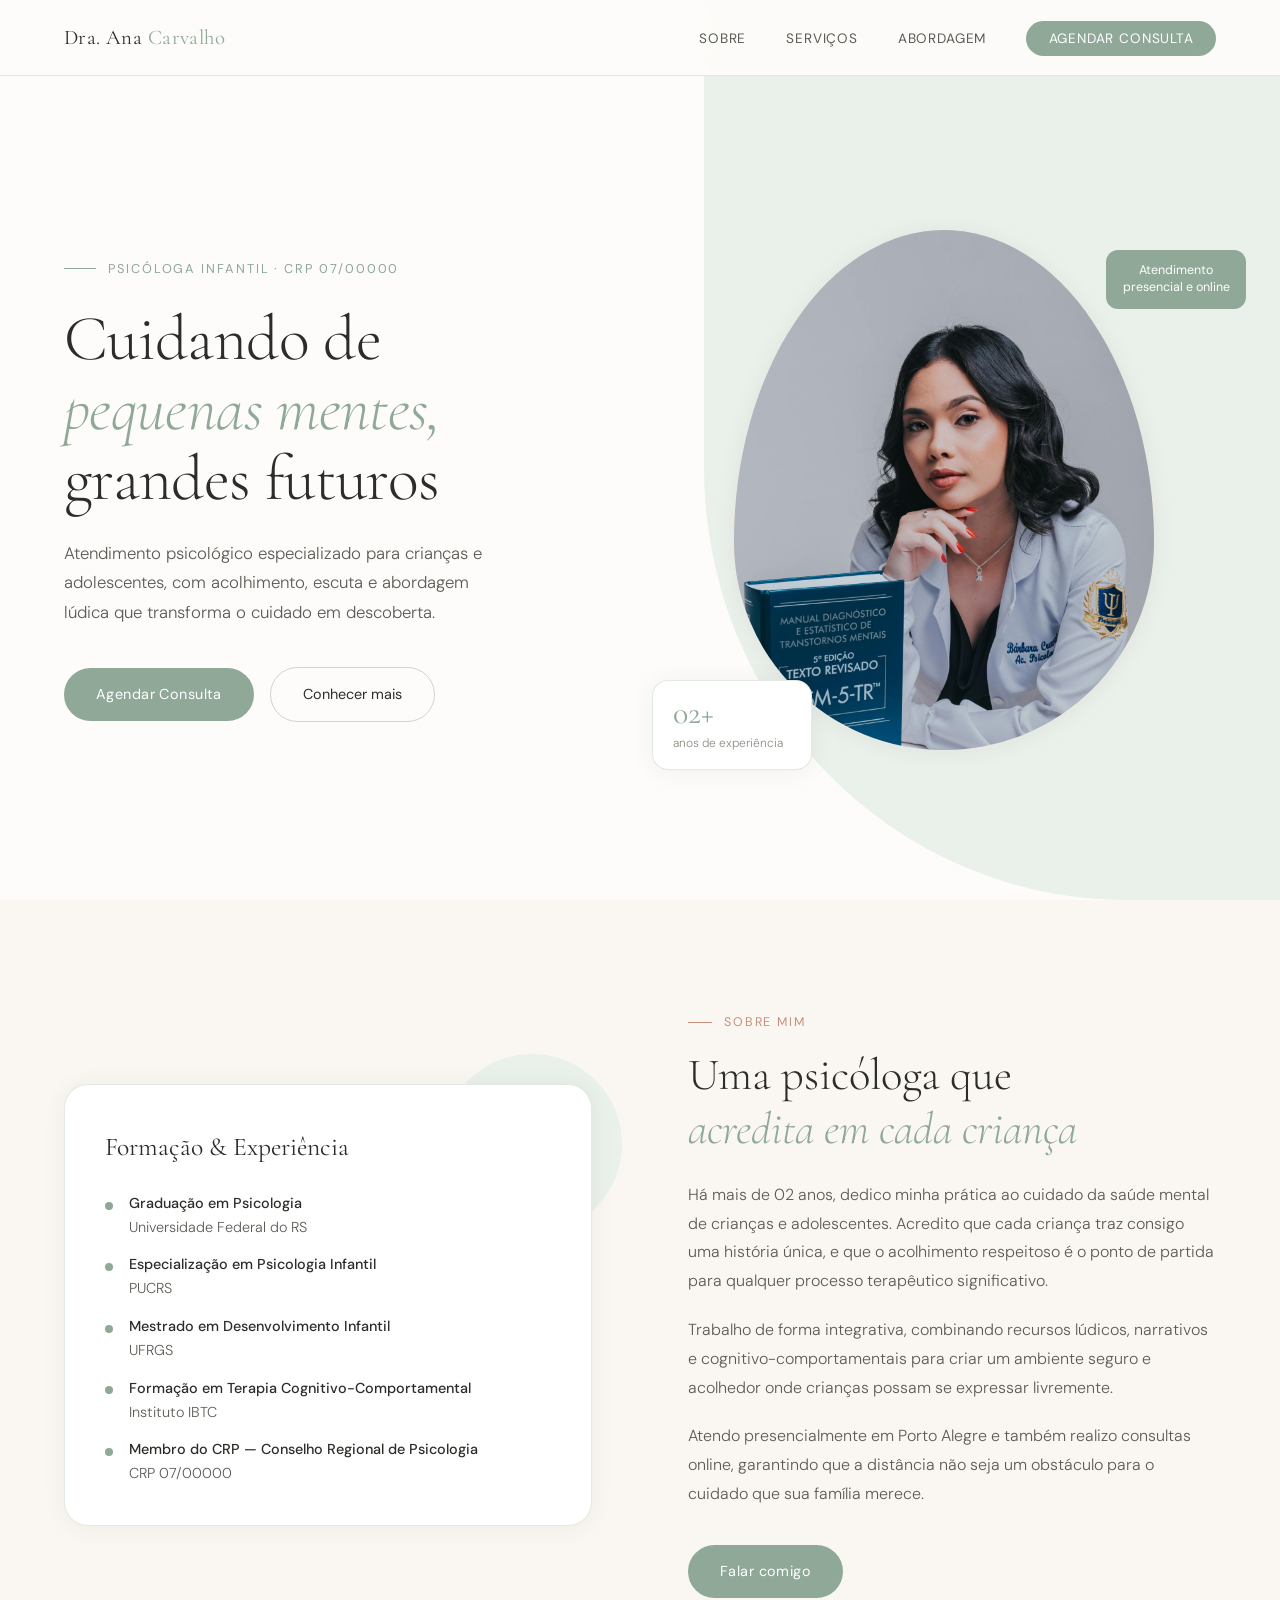
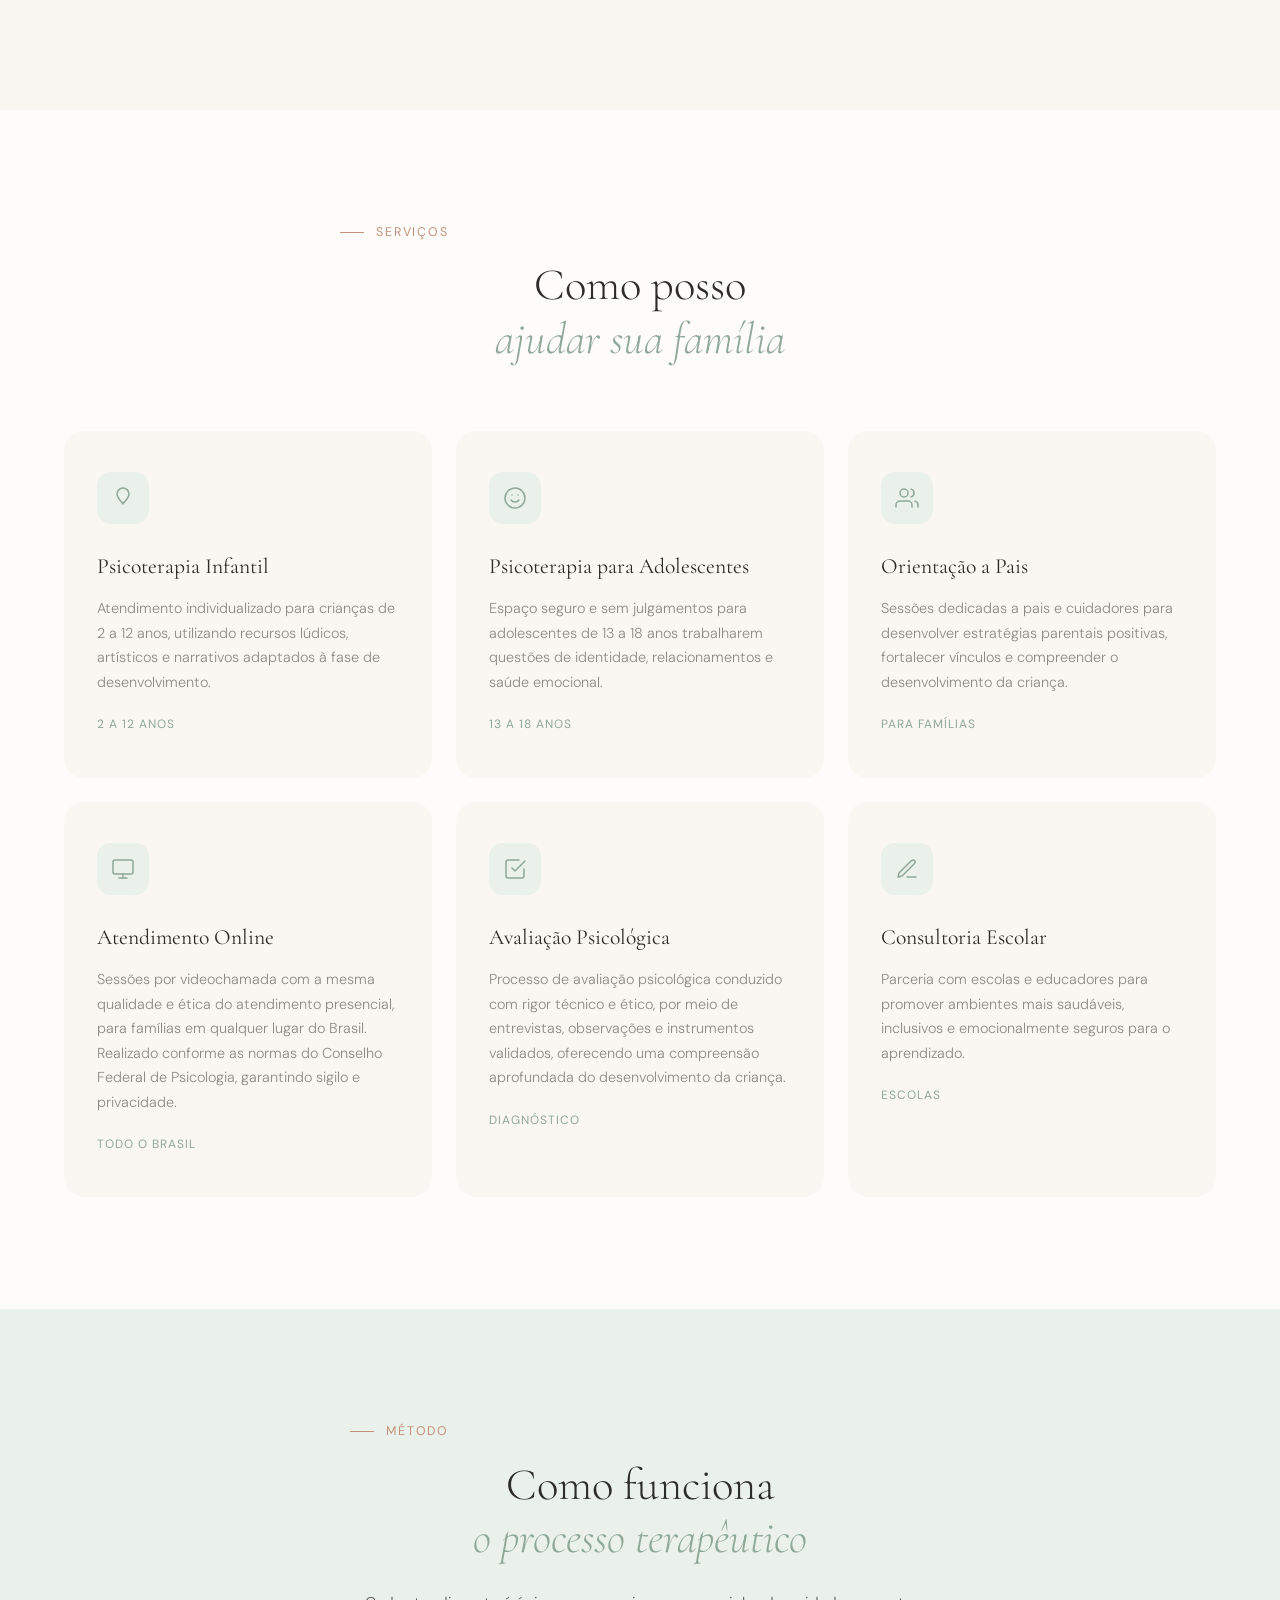
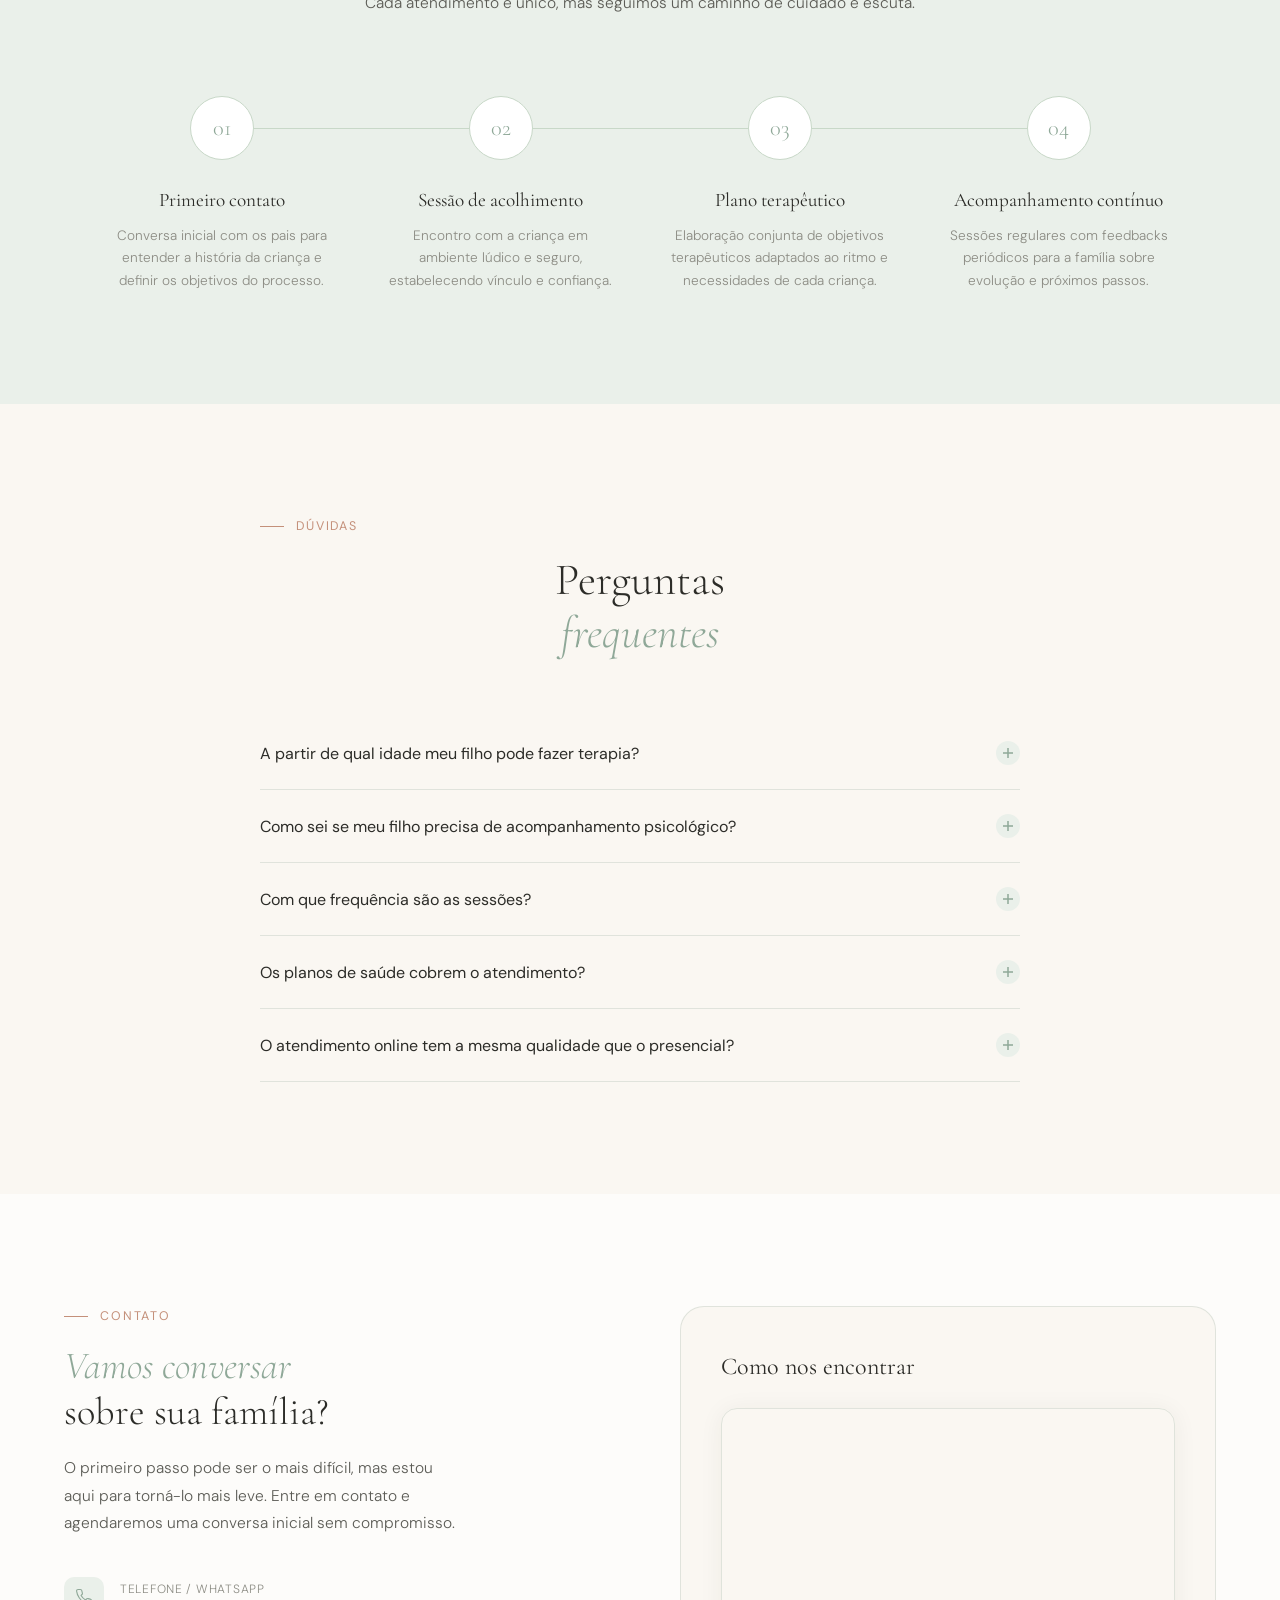
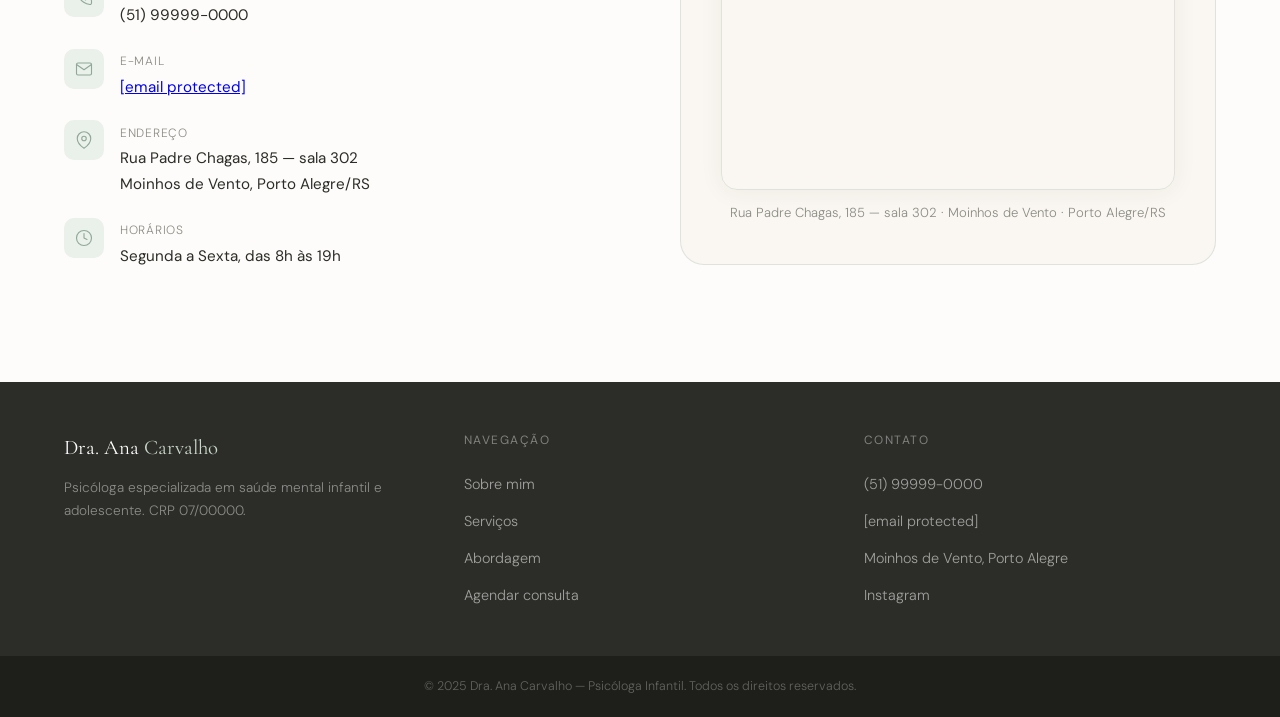
<file: Dra.-Ana/index.html>
<!DOCTYPE html>
<html lang="pt-BR">
<head>
<meta charset="UTF-8">
<meta name="viewport" content="width=device-width, initial-scale=1.0">
<title>Dra. Ana Carvalho — Psicóloga Infantil</title>
<link rel="preconnect" href="https://fonts.googleapis.com">
<link href="https://fonts.googleapis.com/css2?family=Cormorant+Garamond:ital,wght@0,300;0,400;0,500;1,300;1,400&family=DM+Sans:wght@300;400;500&display=swap" rel="stylesheet">
<style>
  *, *::before, *::after { margin: 0; padding: 0; box-sizing: border-box; }

  :root {
    --sage: #8FA898;
    --sage-light: #C8D8C8;
    --sage-pale: #EAF0EA;
    --blush: #E8D5C8;
    --blush-light: #F5EDE6;
    --cream: #FAF7F2;
    --warm-white: #FDFCFA;
    --text-dark: #2C2C28;
    --text-mid: #5C5C56;
    --text-soft: #8C8C84;
    --clay: #C4907A;
    --clay-light: #D4A891;
    --border: rgba(143, 168, 152, 0.25);
    --shadow: 0 2px 24px rgba(44, 44, 40, 0.06);
  }

  html { scroll-behavior: smooth; }

  body {
    font-family: 'DM Sans', sans-serif;
    background: var(--warm-white);
    color: var(--text-dark);
    font-weight: 300;
    line-height: 1.7;
    overflow-x: hidden;
  }

  /* NAV */
  nav {
    position: fixed;
    top: 0; left: 0; right: 0;
    z-index: 100;
    padding: 1.25rem 5%;
    display: flex;
    justify-content: space-between;
    align-items: center;
    background: rgba(253, 252, 250, 0.92);
    backdrop-filter: blur(12px);
    border-bottom: 1px solid var(--border);
    transition: all 0.3s ease;
  }

  .nav-logo {
    font-family: 'Cormorant Garamond', serif;
    font-size: 1.3rem;
    font-weight: 400;
    letter-spacing: 0.02em;
    color: var(--text-dark);
    text-decoration: none;
  }

  .nav-logo span { color: var(--sage); }

  .nav-links {
    display: flex;
    gap: 2.5rem;
    list-style: none;
  }

  .nav-links a {
    text-decoration: none;
    font-size: 0.85rem;
    font-weight: 400;
    color: var(--text-mid);
    letter-spacing: 0.06em;
    text-transform: uppercase;
    transition: color 0.2s;
  }

  .nav-links a:hover { color: var(--sage); }

  .nav-cta {
    background: var(--sage) !important;
    color: white !important;
    padding: 0.55rem 1.4rem;
    border-radius: 100px;
    transition: background 0.2s !important;
  }

  .nav-cta:hover { background: var(--text-dark) !important; }

  .hamburger {
    display: none;
    flex-direction: column;
    gap: 5px;
    cursor: pointer;
    background: none;
    border: none;
    padding: 4px;
  }

  .hamburger span {
    display: block;
    width: 22px;
    height: 1.5px;
    background: var(--text-dark);
    transition: all 0.3s;
  }

  /* HERO */
  .hero {
    min-height: 100vh;
    display: grid;
    grid-template-columns: 1fr 1fr;
    align-items: center;
    padding: 0 5%;
    padding-top: 80px;
    gap: 4rem;
    background: var(--warm-white);
    position: relative;
    overflow: hidden;
  }

  .hero::before {
    content: '';
    position: absolute;
    top: -20%;
    right: -10%;
    width: 55%;
    height: 120%;
    background: var(--sage-pale);
    border-radius: 0 0 0 60% / 0 0 0 40%;
    z-index: 0;
  }

  .hero-text {
    position: relative;
    z-index: 1;
    max-width: 540px;
  }

  .hero-eyebrow {
    font-size: 0.8rem;
    letter-spacing: 0.15em;
    text-transform: uppercase;
    color: var(--sage);
    font-weight: 400;
    margin-bottom: 1.5rem;
    display: flex;
    align-items: center;
    gap: 0.75rem;
  }

  .hero-eyebrow::before {
    content: '';
    display: inline-block;
    width: 32px;
    height: 1px;
    background: var(--sage);
  }

  .hero h1 {
    font-family: 'Cormorant Garamond', serif;
    font-size: clamp(2.8rem, 5vw, 4.2rem);
    font-weight: 300;
    line-height: 1.1;
    color: var(--text-dark);
    margin-bottom: 1.5rem;
    letter-spacing: -0.01em;
  }

  .hero h1 em {
    font-style: italic;
    color: var(--sage);
  }

  .hero-desc {
    font-size: 1.05rem;
    color: var(--text-mid);
    line-height: 1.75;
    margin-bottom: 2.5rem;
    max-width: 440px;
  }

  .hero-actions {
    display: flex;
    gap: 1rem;
    align-items: center;
    flex-wrap: wrap;
  }

  .btn-primary {
    background: var(--sage);
    color: white;
    text-decoration: none;
    padding: 0.9rem 2rem;
    border-radius: 100px;
    font-size: 0.9rem;
    font-weight: 400;
    letter-spacing: 0.03em;
    transition: all 0.25s;
    border: none;
    cursor: pointer;
    display: inline-block;
  }

  .btn-primary:hover {
    background: var(--text-dark);
    transform: translateY(-1px);
  }

  .btn-outline {
    color: var(--text-dark);
    text-decoration: none;
    padding: 0.9rem 2rem;
    border-radius: 100px;
    font-size: 0.9rem;
    font-weight: 400;
    border: 1px solid rgba(44,44,40,0.2);
    transition: all 0.25s;
    display: inline-block;
  }

  .btn-outline:hover {
    border-color: var(--sage);
    color: var(--sage);
  }

  .hero-image {
    position: relative;
    z-index: 1;
    display: flex;
    justify-content: center;
    align-items: center;
  }

  .hero-portrait {
    width: 420px;
    height: 520px;
    background: var(--blush);
    border-radius: 50% 50% 50% 50% / 60% 60% 40% 40%;
    position: relative;
    overflow: hidden;
    box-shadow: var(--shadow);
  }

  .hero-portrait-inner {
    width: 100%;
    height: 100%;
    display: flex;
    align-items: center;
    justify-content: center;
  }

  .hero-portrait-inner img {
    width: 100%;
    height: 100%;
    object-fit: cover;
    object-position: center top;
  }

  .hero-badge {
    position: absolute;
    bottom: -20px;
    left: -20px;
    background: white;
    border-radius: 16px;
    padding: 1rem 1.25rem;
    box-shadow: var(--shadow);
    border: 1px solid var(--border);
    min-width: 160px;
  }

  .hero-badge-number {
    font-family: 'Cormorant Garamond', serif;
    font-size: 2rem;
    font-weight: 400;
    color: var(--sage);
    line-height: 1;
  }

  .hero-badge-label {
    font-size: 0.75rem;
    color: var(--text-soft);
    margin-top: 0.25rem;
  }

  .hero-badge2 {
    position: absolute;
    top: 20px;
    right: -30px;
    background: var(--sage);
    color: white;
    border-radius: 12px;
    padding: 0.75rem 1rem;
    font-size: 0.78rem;
    font-weight: 400;
    line-height: 1.4;
    max-width: 140px;
    text-align: center;
  }

  /* SOBRE */
  .about {
    padding: 7rem 5%;
    background: var(--cream);
    display: grid;
    grid-template-columns: 1fr 1fr;
    gap: 6rem;
    align-items: center;
  }

  .about-visual {
    position: relative;
  }

  .about-card {
    background: white;
    border-radius: 24px;
    padding: 2.5rem;
    box-shadow: var(--shadow);
    border: 1px solid var(--border);
  }

  .about-card-title {
    font-family: 'Cormorant Garamond', serif;
    font-size: 1.6rem;
    font-weight: 400;
    margin-bottom: 1.5rem;
    color: var(--text-dark);
  }

  .credential-list {
    list-style: none;
    display: flex;
    flex-direction: column;
    gap: 1rem;
  }

  .credential-item {
    display: flex;
    gap: 1rem;
    align-items: flex-start;
  }

  .credential-dot {
    width: 8px;
    height: 8px;
    border-radius: 50%;
    background: var(--sage);
    margin-top: 0.55rem;
    flex-shrink: 0;
  }

  .credential-text {
    font-size: 0.9rem;
    color: var(--text-mid);
    line-height: 1.5;
  }

  .credential-text strong {
    display: block;
    color: var(--text-dark);
    font-weight: 500;
    margin-bottom: 0.15rem;
  }

  .about-deco {
    position: absolute;
    top: -30px;
    right: -30px;
    width: 180px;
    height: 180px;
    border-radius: 50%;
    background: var(--sage-pale);
    z-index: -1;
  }

  .section-label {
    font-size: 0.78rem;
    letter-spacing: 0.15em;
    text-transform: uppercase;
    color: var(--clay);
    font-weight: 400;
    margin-bottom: 1rem;
    display: flex;
    align-items: center;
    gap: 0.75rem;
  }

  .section-label::before {
    content: '';
    display: inline-block;
    width: 24px;
    height: 1px;
    background: var(--clay);
  }

  .section-h2 {
    font-family: 'Cormorant Garamond', serif;
    font-size: clamp(2rem, 3.5vw, 3rem);
    font-weight: 300;
    line-height: 1.2;
    margin-bottom: 1.5rem;
    color: var(--text-dark);
  }

  .section-h2 em {
    font-style: italic;
    color: var(--sage);
  }

  .about-text p {
    font-size: 1rem;
    color: var(--text-mid);
    line-height: 1.8;
    margin-bottom: 1.25rem;
  }

  /* SERVIÇOS */
  .services {
    padding: 7rem 5%;
    background: var(--warm-white);
  }

  .services-header {
    text-align: center;
    max-width: 600px;
    margin: 0 auto 4rem;
  }

  .services-grid {
    display: grid;
    grid-template-columns: repeat(3, 1fr);
    gap: 1.5rem;
  }

  .service-card {
    background: var(--cream);
    border-radius: 20px;
    padding: 2.5rem 2rem;
    border: 1px solid transparent;
    transition: all 0.3s ease;
    cursor: pointer;
  }

  .service-card:hover {
    border-color: var(--sage-light);
    background: white;
    transform: translateY(-4px);
    box-shadow: var(--shadow);
  }

  .service-icon {
    width: 52px;
    height: 52px;
    border-radius: 14px;
    background: var(--sage-pale);
    display: flex;
    align-items: center;
    justify-content: center;
    margin-bottom: 1.5rem;
  }

  .service-icon svg {
    width: 24px;
    height: 24px;
  }

  .service-card h3 {
    font-family: 'Cormorant Garamond', serif;
    font-size: 1.35rem;
    font-weight: 400;
    margin-bottom: 0.75rem;
    color: var(--text-dark);
  }

  .service-card p {
    font-size: 0.9rem;
    color: var(--text-soft);
    line-height: 1.7;
  }

  .service-tag {
    display: inline-block;
    margin-top: 1.25rem;
    font-size: 0.75rem;
    letter-spacing: 0.08em;
    text-transform: uppercase;
    color: var(--sage);
    font-weight: 400;
  }

  /* ABORDAGEM */
  .approach {
    padding: 7rem 5%;
    background: var(--sage-pale);
    overflow: hidden;
    position: relative;
  }

  .approach-inner {
    max-width: 1100px;
    margin: 0 auto;
  }

  .approach-header {
    text-align: center;
    max-width: 580px;
    margin: 0 auto 5rem;
  }

  .steps {
    display: grid;
    grid-template-columns: repeat(4, 1fr);
    gap: 1rem;
    position: relative;
  }

  .steps::before {
    content: '';
    position: absolute;
    top: 32px;
    left: 10%;
    right: 10%;
    height: 1px;
    background: var(--sage-light);
    z-index: 0;
  }

  .step {
    position: relative;
    z-index: 1;
    text-align: center;
    padding: 0 1rem;
  }

  .step-num {
    width: 64px;
    height: 64px;
    border-radius: 50%;
    background: white;
    border: 1.5px solid var(--sage-light);
    display: flex;
    align-items: center;
    justify-content: center;
    margin: 0 auto 1.5rem;
    font-family: 'Cormorant Garamond', serif;
    font-size: 1.4rem;
    font-weight: 300;
    color: var(--sage);
    transition: all 0.3s;
  }

  .step:hover .step-num {
    background: var(--sage);
    color: white;
    border-color: var(--sage);
  }

  .step h4 {
    font-family: 'Cormorant Garamond', serif;
    font-size: 1.2rem;
    font-weight: 400;
    margin-bottom: 0.5rem;
    color: var(--text-dark);
  }

  .step p {
    font-size: 0.85rem;
    color: var(--text-soft);
    line-height: 1.65;
  }

  /* DEPOIMENTOS */
  .testimonials {
    padding: 7rem 5%;
    background: var(--warm-white);
  }

  .testimonials-header {
    text-align: center;
    max-width: 560px;
    margin: 0 auto 4rem;
  }

  .testimonials-grid {
    display: grid;
    grid-template-columns: repeat(3, 1fr);
    gap: 1.5rem;
  }

  .testimonial-card {
    background: var(--cream);
    border-radius: 20px;
    padding: 2rem;
    border: 1px solid transparent;
    transition: all 0.3s;
  }

  .testimonial-card:hover {
    border-color: var(--border);
    box-shadow: var(--shadow);
  }

  .testimonial-stars {
    display: flex;
    gap: 3px;
    margin-bottom: 1.25rem;
  }

  .star {
    width: 14px;
    height: 14px;
    background: var(--clay-light);
    clip-path: polygon(50% 0%, 61% 35%, 98% 35%, 68% 57%, 79% 91%, 50% 70%, 21% 91%, 32% 57%, 2% 35%, 39% 35%);
  }

  .testimonial-text {
    font-family: 'Cormorant Garamond', serif;
    font-size: 1.1rem;
    font-weight: 300;
    font-style: italic;
    color: var(--text-dark);
    line-height: 1.65;
    margin-bottom: 1.5rem;
  }

  .testimonial-author {
    display: flex;
    align-items: center;
    gap: 0.75rem;
  }

  .author-avatar {
    width: 40px;
    height: 40px;
    border-radius: 50%;
    background: var(--blush);
    display: flex;
    align-items: center;
    justify-content: center;
    font-family: 'Cormorant Garamond', serif;
    font-size: 1rem;
    color: var(--clay);
    font-weight: 400;
    flex-shrink: 0;
  }

  .author-name {
    font-size: 0.88rem;
    font-weight: 500;
    color: var(--text-dark);
  }

  .author-role {
    font-size: 0.78rem;
    color: var(--text-soft);
  }

  /* FAQ */
  .faq {
    padding: 7rem 5%;
    background: var(--cream);
    max-width: 100%;
  }

  .faq-inner {
    max-width: 760px;
    margin: 0 auto;
  }

  .faq-header {
    text-align: center;
    margin-bottom: 3.5rem;
  }

  .faq-item {
    border-bottom: 1px solid var(--border);
    overflow: hidden;
  }

  .faq-question {
    width: 100%;
    text-align: left;
    background: none;
    border: none;
    padding: 1.5rem 0;
    display: flex;
    justify-content: space-between;
    align-items: center;
    gap: 1rem;
    cursor: pointer;
    font-family: 'DM Sans', sans-serif;
    font-size: 1rem;
    font-weight: 400;
    color: var(--text-dark);
    transition: color 0.2s;
  }

  .faq-question:hover { color: var(--sage); }

  .faq-icon {
    width: 24px;
    height: 24px;
    border-radius: 50%;
    background: var(--sage-pale);
    display: flex;
    align-items: center;
    justify-content: center;
    flex-shrink: 0;
    transition: all 0.3s;
  }

  .faq-icon svg {
    width: 12px;
    height: 12px;
    transition: transform 0.3s;
  }

  .faq-item.open .faq-icon {
    background: var(--sage);
  }

  .faq-item.open .faq-icon svg {
    transform: rotate(45deg);
  }

  .faq-item.open .faq-icon svg path {
    stroke: white;
  }

  .faq-answer {
    max-height: 0;
    overflow: hidden;
    transition: max-height 0.4s ease, padding 0.3s;
    font-size: 0.95rem;
    color: var(--text-mid);
    line-height: 1.75;
    padding: 0;
  }

  .faq-item.open .faq-answer {
    max-height: 300px;
    padding-bottom: 1.5rem;
  }

  /* CONTATO */
  .contact {
    padding: 7rem 5%;
    background: var(--warm-white);
    display: grid;
    grid-template-columns: 1fr 1fr;
    gap: 5rem;
    align-items: start;
  }

  .contact-info h2 {
    font-family: 'Cormorant Garamond', serif;
    font-size: clamp(2rem, 3vw, 2.8rem);
    font-weight: 300;
    margin-bottom: 1.25rem;
    color: var(--text-dark);
    line-height: 1.2;
  }

  .contact-info h2 em {
    font-style: italic;
    color: var(--sage);
  }

  .contact-info p {
    color: var(--text-mid);
    font-size: 0.97rem;
    line-height: 1.75;
    margin-bottom: 2.5rem;
    max-width: 400px;
  }

  .contact-details {
    list-style: none;
    display: flex;
    flex-direction: column;
    gap: 1.25rem;
  }

  .contact-detail {
    display: flex;
    align-items: flex-start;
    gap: 1rem;
  }

  .contact-detail-icon {
    width: 40px;
    height: 40px;
    border-radius: 10px;
    background: var(--sage-pale);
    display: flex;
    align-items: center;
    justify-content: center;
    flex-shrink: 0;
  }

  .contact-detail-icon svg {
    width: 18px;
    height: 18px;
  }

  .contact-detail-text {
    padding-top: 0.15rem;
  }

  .contact-detail-label {
    font-size: 0.75rem;
    color: var(--text-soft);
    letter-spacing: 0.06em;
    text-transform: uppercase;
    margin-bottom: 0.2rem;
  }

  .contact-detail-value {
    font-size: 0.95rem;
    color: var(--text-dark);
    font-weight: 400;
  }

  .contact-map {
    background: var(--cream);
    border-radius: 24px;
    padding: 2.5rem;
    border: 1px solid var(--border);
  }

  /* FOOTER */
  footer {
    background: var(--text-dark);
    color: rgba(255,255,255,0.6);
    padding: 3rem 5%;
    display: grid;
    grid-template-columns: 1fr 1fr 1fr;
    gap: 3rem;
    align-items: start;
  }

  .footer-brand {
    font-family: 'Cormorant Garamond', serif;
    font-size: 1.3rem;
    font-weight: 400;
    color: white;
    margin-bottom: 0.75rem;
  }

  .footer-brand span { color: var(--sage-light); }

  .footer-tagline {
    font-size: 0.85rem;
    line-height: 1.65;
    color: rgba(255,255,255,0.45);
  }

  .footer-title {
    font-size: 0.75rem;
    letter-spacing: 0.12em;
    text-transform: uppercase;
    color: rgba(255,255,255,0.4);
    margin-bottom: 1.25rem;
    font-weight: 400;
  }

  .footer-links {
    list-style: none;
    display: flex;
    flex-direction: column;
    gap: 0.6rem;
  }

  .footer-links a {
    text-decoration: none;
    color: rgba(255,255,255,0.55);
    font-size: 0.9rem;
    transition: color 0.2s;
  }

  .footer-links a:hover { color: var(--sage-light); }

  .footer-bottom {
    background: #1e1e1a;
    padding: 1.25rem 5%;
    text-align: center;
    font-size: 0.78rem;
    color: rgba(255,255,255,0.3);
  }



  /* ANIMATIONS */
  @media (prefers-reduced-motion: no-preference) {
    .fade-up {
      opacity: 0;
      transform: translateY(28px);
      transition: opacity 0.7s ease, transform 0.7s ease;
    }

    .fade-up.visible {
      opacity: 1;
      transform: translateY(0);
    }

    .fade-up:nth-child(2) { transition-delay: 0.1s; }
    .fade-up:nth-child(3) { transition-delay: 0.2s; }
    .fade-up:nth-child(4) { transition-delay: 0.3s; }
  }

  /* RESPONSIVE */
  @media (max-width: 900px) {
    .hero {
      grid-template-columns: 1fr;
      text-align: center;
      padding-top: 100px;
    }

    .hero::before { display: none; }

    .hero-eyebrow { justify-content: center; }
    .hero-actions { justify-content: center; }
    .hero-image {
      display: flex;
      justify-content: center;
      margin-top: 2rem;
    }

    .hero-portrait {
      width: 280px;
      height: 340px;
    }

    .about { grid-template-columns: 1fr; gap: 3rem; }
    .services-grid { grid-template-columns: 1fr 1fr; }
    .steps { grid-template-columns: 1fr 1fr; }
    .steps::before { display: none; }
    .testimonials-grid { grid-template-columns: 1fr; }
    .contact { grid-template-columns: 1fr; gap: 3rem; }
    footer { grid-template-columns: 1fr; gap: 2rem; }
    .nav-links { display: none; }
    .hamburger { display: flex; }
  }

  @media (max-width: 600px) {
    .services-grid { grid-template-columns: 1fr; }
    .steps { grid-template-columns: 1fr 1fr; }
    .form-row { grid-template-columns: 1fr; }
  }

  /* Mobile menu */
  .nav-mobile {
    display: none;
    position: fixed;
    top: 70px;
    left: 0;
    right: 0;
    background: var(--warm-white);
    border-bottom: 1px solid var(--border);
    padding: 1.5rem 5%;
    flex-direction: column;
    gap: 1.25rem;
    z-index: 99;
    box-shadow: 0 8px 24px rgba(0,0,0,0.07);
  }

  .nav-mobile.open { display: flex; }
  .nav-mobile a {
    text-decoration: none;
    font-size: 1rem;
    color: var(--text-dark);
    padding: 0.5rem 0;
    border-bottom: 1px solid var(--border);
  }
</style>
</head>
<body>

<nav id="navbar">
  <a href="#" class="nav-logo">Dra. Ana <span>Carvalho</span></a>
  <ul class="nav-links">
    <li><a href="#sobre">Sobre</a></li>
    <li><a href="#servicos">Serviços</a></li>
    <li><a href="#abordagem">Abordagem</a></li>
    <li><a href="#contato" class="nav-cta">Agendar Consulta</a></li>
  </ul>
  <button class="hamburger" aria-label="Menu" onclick="toggleMenu()">
    <span></span><span></span><span></span>
  </button>
</nav>

<div class="nav-mobile" id="mobileMenu">
  <a href="#sobre" onclick="toggleMenu()">Sobre</a>
  <a href="#servicos" onclick="toggleMenu()">Serviços</a>
  <a href="#abordagem" onclick="toggleMenu()">Abordagem</a>
  <a href="#contato" onclick="toggleMenu()">Agendar Consulta</a>
</div>

<!-- HERO -->
<section class="hero" id="inicio">
  <div class="hero-text">
    <div class="hero-eyebrow">Psicóloga Infantil · CRP 07/00000</div>
    <h1>Cuidando de<br><em>pequenas mentes,</em><br>grandes futuros</h1>
    <p class="hero-desc">
      Atendimento psicológico especializado para crianças e adolescentes,
      com acolhimento, escuta e abordagem lúdica que transforma o cuidado
      em descoberta.
    </p>
    <div class="hero-actions">
      <a href="#contato" class="btn-primary">Agendar Consulta</a>
      <a href="#sobre" class="btn-outline">Conhecer mais</a>
    </div>
  </div>

  <div class="hero-image">
    <div class="hero-portrait">
      <div class="hero-portrait-inner">
        <img src="pexels-studio-rocha-1298474155-33231556.jpg" alt="Dra. Ana Carvalho — Psicóloga Infantil" loading="eager">
      </div>
    </div>
    <div class="hero-badge">
      <div class="hero-badge-number">02+</div>
      <div class="hero-badge-label">anos de experiência</div>
    </div>
    <div class="hero-badge2">
      Atendimento presencial e online
    </div>
  </div>
</section>

<!-- SOBRE -->
<section class="about" id="sobre">
  <div class="about-visual fade-up">
    <div class="about-deco"></div>
    <div class="about-card">
      <div class="about-card-title">Formação &amp; Experiência</div>
      <ul class="credential-list">
        <li class="credential-item">
          <div class="credential-dot"></div>
          <div class="credential-text">
            <strong>Graduação em Psicologia</strong>
            Universidade Federal do RS
          </div>
        </li>
        <li class="credential-item">
          <div class="credential-dot"></div>
          <div class="credential-text">
            <strong>Especialização em Psicologia Infantil</strong>
            PUCRS
          </div>
        </li>
        <li class="credential-item">
          <div class="credential-dot"></div>
          <div class="credential-text">
            <strong>Mestrado em Desenvolvimento Infantil</strong>
            UFRGS
          </div>
        </li>
        <li class="credential-item">
          <div class="credential-dot"></div>
          <div class="credential-text">
            <strong>Formação em Terapia Cognitivo-Comportamental</strong>
            Instituto IBTC
          </div>
        </li>
        <li class="credential-item">
          <div class="credential-dot"></div>
          <div class="credential-text">
            <strong>Membro do CRP — Conselho Regional de Psicologia</strong>
            CRP 07/00000
          </div>
        </li>
      </ul>
    </div>
  </div>

  <div class="about-text fade-up">
    <div class="section-label">Sobre mim</div>
    <h2 class="section-h2">Uma psicóloga que<br><em>acredita em cada criança</em></h2>
    <p>
      Há mais de 02 anos, dedico minha prática ao cuidado da saúde mental
      de crianças e adolescentes. Acredito que cada criança traz consigo
      uma história única, e que o acolhimento respeitoso é o ponto de
      partida para qualquer processo terapêutico significativo.
    </p>
    <p>
      Trabalho de forma integrativa, combinando recursos lúdicos, narrativos
      e cognitivo-comportamentais para criar um ambiente seguro e acolhedor
      onde crianças possam se expressar livremente.
    </p>
    <p>
      Atendo presencialmente em Porto Alegre e também realizo consultas
      online, garantindo que a distância não seja um obstáculo para o cuidado
      que sua família merece.
    </p>
    <a href="#contato" class="btn-primary" style="margin-top: 1rem;">Falar comigo</a>
  </div>
</section>

<!-- SERVIÇOS -->
<section class="services" id="servicos">
  <div class="services-header fade-up">
    <div class="section-label">Serviços</div>
    <h2 class="section-h2">Como posso<br><em>ajudar sua família</em></h2>
  </div>

  <div class="services-grid">
    <div class="service-card fade-up">
      <div class="service-icon">
        <svg viewBox="0 0 24 24" fill="none" stroke="#8FA898" stroke-width="1.5" stroke-linecap="round" stroke-linejoin="round">
          <path d="M12 2C8.5 2 6 5 6 8c0 4 4 7 6 10 2-3 6-6 6-10 0-3-2.5-6-6-6z"/>
        </svg>
      </div>
      <h3>Psicoterapia Infantil</h3>
      <p>Atendimento individualizado para crianças de 2 a 12 anos, utilizando recursos lúdicos, artísticos e narrativos adaptados à fase de desenvolvimento.</p>
      <span class="service-tag">2 a 12 anos</span>
    </div>

    <div class="service-card fade-up">
      <div class="service-icon">
        <svg viewBox="0 0 24 24" fill="none" stroke="#8FA898" stroke-width="1.5" stroke-linecap="round" stroke-linejoin="round">
          <circle cx="12" cy="12" r="10"/>
          <path d="M8 14s1.5 2 4 2 4-2 4-2"/>
          <line x1="9" y1="9" x2="9.01" y2="9"/>
          <line x1="15" y1="9" x2="15.01" y2="9"/>
        </svg>
      </div>
      <h3>Psicoterapia para Adolescentes</h3>
      <p>Espaço seguro e sem julgamentos para adolescentes de 13 a 18 anos trabalharem questões de identidade, relacionamentos e saúde emocional.</p>
      <span class="service-tag">13 a 18 anos</span>
    </div>

    <div class="service-card fade-up">
      <div class="service-icon">
        <svg viewBox="0 0 24 24" fill="none" stroke="#8FA898" stroke-width="1.5" stroke-linecap="round" stroke-linejoin="round">
          <path d="M17 21v-2a4 4 0 0 0-4-4H5a4 4 0 0 0-4 4v2"/>
          <circle cx="9" cy="7" r="4"/>
          <path d="M23 21v-2a4 4 0 0 0-3-3.87"/>
          <path d="M16 3.13a4 4 0 0 1 0 7.75"/>
        </svg>
      </div>
      <h3>Orientação a Pais</h3>
      <p>Sessões dedicadas a pais e cuidadores para desenvolver estratégias parentais positivas, fortalecer vínculos e compreender o desenvolvimento da criança.</p>
      <span class="service-tag">Para famílias</span>
    </div>

    <div class="service-card fade-up">
      <div class="service-icon">
        <svg viewBox="0 0 24 24" fill="none" stroke="#8FA898" stroke-width="1.5" stroke-linecap="round" stroke-linejoin="round">
          <rect x="2" y="3" width="20" height="14" rx="2"/>
          <line x1="8" y1="21" x2="16" y2="21"/>
          <line x1="12" y1="17" x2="12" y2="21"/>
        </svg>
      </div>
      <h3>Atendimento Online</h3>
      <p>Sessões por videochamada com a mesma qualidade e ética do atendimento presencial, para famílias em qualquer lugar do Brasil. Realizado conforme as normas do Conselho Federal de Psicologia, garantindo sigilo e privacidade.</p>
      <span class="service-tag">Todo o Brasil</span>
    </div>

    <div class="service-card fade-up">
      <div class="service-icon">
        <svg viewBox="0 0 24 24" fill="none" stroke="#8FA898" stroke-width="1.5" stroke-linecap="round" stroke-linejoin="round">
          <path d="M9 11l3 3L22 4"/>
          <path d="M21 12v7a2 2 0 0 1-2 2H5a2 2 0 0 1-2-2V5a2 2 0 0 1 2-2h11"/>
        </svg>
      </div>
      <h3>Avaliação Psicológica</h3>
      <p>Processo de avaliação psicológica conduzido com rigor técnico e ético, por meio de entrevistas, observações e instrumentos validados, oferecendo uma compreensão aprofundada do desenvolvimento da criança.</p>
      <span class="service-tag">Diagnóstico</span>
    </div>

    <div class="service-card fade-up">
      <div class="service-icon">
        <svg viewBox="0 0 24 24" fill="none" stroke="#8FA898" stroke-width="1.5" stroke-linecap="round" stroke-linejoin="round">
          <path d="M12 20h9"/>
          <path d="M16.5 3.5a2.121 2.121 0 0 1 3 3L7 19l-4 1 1-4L16.5 3.5z"/>
        </svg>
      </div>
      <h3>Consultoria Escolar</h3>
      <p>Parceria com escolas e educadores para promover ambientes mais saudáveis, inclusivos e emocionalmente seguros para o aprendizado.</p>
      <span class="service-tag">Escolas</span>
    </div>
  </div>
</section>

<!-- ABORDAGEM -->
<section class="approach" id="abordagem">
  <div class="approach-inner">
    <div class="approach-header fade-up">
      <div class="section-label">Método</div>
      <h2 class="section-h2">Como funciona<br><em>o processo terapêutico</em></h2>
      <p style="color: var(--text-mid); font-size: 0.97rem; margin-top: 0.75rem;">
        Cada atendimento é único, mas seguimos um caminho de cuidado e escuta.
      </p>
    </div>

    <div class="steps">
      <div class="step fade-up">
        <div class="step-num">01</div>
        <h4>Primeiro contato</h4>
        <p>Conversa inicial com os pais para entender a história da criança e definir os objetivos do processo.</p>
      </div>
      <div class="step fade-up">
        <div class="step-num">02</div>
        <h4>Sessão de acolhimento</h4>
        <p>Encontro com a criança em ambiente lúdico e seguro, estabelecendo vínculo e confiança.</p>
      </div>
      <div class="step fade-up">
        <div class="step-num">03</div>
        <h4>Plano terapêutico</h4>
        <p>Elaboração conjunta de objetivos terapêuticos adaptados ao ritmo e necessidades de cada criança.</p>
      </div>
      <div class="step fade-up">
        <div class="step-num">04</div>
        <h4>Acompanhamento contínuo</h4>
        <p>Sessões regulares com feedbacks periódicos para a família sobre evolução e próximos passos.</p>
      </div>
    </div>
  </div>
</section>



<!-- FAQ -->
<section class="faq" id="faq">
  <div class="faq-inner">
    <div class="faq-header fade-up">
      <div class="section-label">Dúvidas</div>
      <h2 class="section-h2">Perguntas<br><em>frequentes</em></h2>
    </div>

    <div class="faq-item">
      <button class="faq-question" onclick="toggleFaq(this)">
        A partir de qual idade meu filho pode fazer terapia?
        <span class="faq-icon">
          <svg viewBox="0 0 12 12" fill="none" stroke="#8FA898" stroke-width="1.5"><path d="M6 1v10M1 6h10"/></svg>
        </span>
      </button>
      <div class="faq-answer">
        Lorem ipsum dolor sit amet, consectetur adipiscing elit. Sed do eiusmod tempor incididunt ut labore et dolore magna aliqua. Ut enim ad minim veniam, quis nostrud exercitation ullamco laboris nisi ut aliquip ex ea commodo consequat.
      </div>
    </div>

    <div class="faq-item">
      <button class="faq-question" onclick="toggleFaq(this)">
        Como sei se meu filho precisa de acompanhamento psicológico?
        <span class="faq-icon">
          <svg viewBox="0 0 12 12" fill="none" stroke="#8FA898" stroke-width="1.5"><path d="M6 1v10M1 6h10"/></svg>
        </span>
      </button>
      <div class="faq-answer">
        Lorem ipsum dolor sit amet, consectetur adipiscing elit. Duis aute irure dolor in reprehenderit in voluptate velit esse cillum dolore eu fugiat nulla pariatur. Excepteur sint occaecat cupidatat non proident, sunt in culpa qui officia deserunt mollit anim id est laborum.
      </div>
    </div>

    <div class="faq-item">
      <button class="faq-question" onclick="toggleFaq(this)">
        Com que frequência são as sessões?
        <span class="faq-icon">
          <svg viewBox="0 0 12 12" fill="none" stroke="#8FA898" stroke-width="1.5"><path d="M6 1v10M1 6h10"/></svg>
        </span>
      </button>
      <div class="faq-answer">
        Lorem ipsum dolor sit amet, consectetur adipiscing elit. Ut enim ad minim veniam, quis nostrud exercitation ullamco laboris. Duis aute irure dolor in reprehenderit in voluptate velit esse cillum dolore eu fugiat nulla pariatur.
      </div>
    </div>

    <div class="faq-item">
      <button class="faq-question" onclick="toggleFaq(this)">
        Os planos de saúde cobrem o atendimento?
        <span class="faq-icon">
          <svg viewBox="0 0 12 12" fill="none" stroke="#8FA898" stroke-width="1.5"><path d="M6 1v10M1 6h10"/></svg>
        </span>
      </button>
      <div class="faq-answer">
        Lorem ipsum dolor sit amet, consectetur adipiscing elit. Sed do eiusmod tempor incididunt ut labore et dolore magna aliqua. Excepteur sint occaecat cupidatat non proident, sunt in culpa qui officia deserunt mollit anim id est laborum.
      </div>
    </div>

    <div class="faq-item">
      <button class="faq-question" onclick="toggleFaq(this)">
        O atendimento online tem a mesma qualidade que o presencial?
        <span class="faq-icon">
          <svg viewBox="0 0 12 12" fill="none" stroke="#8FA898" stroke-width="1.5"><path d="M6 1v10M1 6h10"/></svg>
        </span>
      </button>
      <div class="faq-answer">
        Lorem ipsum dolor sit amet, consectetur adipiscing elit. Ut enim ad minim veniam, quis nostrud exercitation ullamco laboris nisi ut aliquip ex ea commodo consequat. Duis aute irure dolor in reprehenderit in voluptate velit esse cillum dolore.
      </div>
    </div>
  </div>
</section>

<!-- CONTATO -->
<section class="contact" id="contato">
  <div class="contact-info fade-up">
    <div class="section-label">Contato</div>
    <h2><em>Vamos conversar</em><br>sobre sua família?</h2>
    <p>
      O primeiro passo pode ser o mais difícil, mas estou aqui para torná-lo
      mais leve. Entre em contato e agendaremos uma conversa inicial sem compromisso.
    </p>
    <ul class="contact-details">
      <li class="contact-detail">
        <div class="contact-detail-icon">
          <svg viewBox="0 0 24 24" fill="none" stroke="#8FA898" stroke-width="1.5" stroke-linecap="round" stroke-linejoin="round">
            <path d="M22 16.92v3a2 2 0 0 1-2.18 2A19.79 19.79 0 0 1 11.6 19a19.5 19.5 0 0 1-6-6A19.79 19.79 0 0 1 2.12 4.18 2 2 0 0 1 4.11 2h3a2 2 0 0 1 2 1.72c.127.96.361 1.903.7 2.81a2 2 0 0 1-.45 2.11L8.09 9.91a16 16 0 0 0 6 6l1.27-1.27a2 2 0 0 1 2.11-.45c.907.339 1.85.573 2.81.7A2 2 0 0 1 22 16.92z"/>
          </svg>
        </div>
        <div class="contact-detail-text">
          <div class="contact-detail-label">Telefone / WhatsApp</div>
          <div class="contact-detail-value">(51) 99999-0000</div>
        </div>
      </li>
      <li class="contact-detail">
        <div class="contact-detail-icon">
          <svg viewBox="0 0 24 24" fill="none" stroke="#8FA898" stroke-width="1.5" stroke-linecap="round" stroke-linejoin="round">
            <path d="M4 4h16c1.1 0 2 .9 2 2v12c0 1.1-.9 2-2 2H4c-1.1 0-2-.9-2-2V6c0-1.1.9-2 2-2z"/>
            <polyline points="22,6 12,13 2,6"/>
          </svg>
        </div>
        <div class="contact-detail-text">
          <div class="contact-detail-label">E-mail</div>
          <div class="contact-detail-value"><a href="/cdn-cgi/l/email-protection" class="__cf_email__" data-cfemail="1c7f7372687d68735c786e7d7d7d727d7f7d6e6a7d707473327f7371327e6e">[email&#160;protected]</a></div>
        </div>
      </li>
      <li class="contact-detail">
        <div class="contact-detail-icon">
          <svg viewBox="0 0 24 24" fill="none" stroke="#8FA898" stroke-width="1.5" stroke-linecap="round" stroke-linejoin="round">
            <path d="M21 10c0 7-9 13-9 13s-9-6-9-13a9 9 0 0 1 18 0z"/>
            <circle cx="12" cy="10" r="3"/>
          </svg>
        </div>
        <div class="contact-detail-text">
          <div class="contact-detail-label">Endereço</div>
          <div class="contact-detail-value">Rua Padre Chagas, 185 — sala 302<br>Moinhos de Vento, Porto Alegre/RS</div>
        </div>
      </li>
      <li class="contact-detail">
        <div class="contact-detail-icon">
          <svg viewBox="0 0 24 24" fill="none" stroke="#8FA898" stroke-width="1.5" stroke-linecap="round" stroke-linejoin="round">
            <circle cx="12" cy="12" r="10"/>
            <polyline points="12 6 12 12 16 14"/>
          </svg>
        </div>
        <div class="contact-detail-text">
          <div class="contact-detail-label">Horários</div>
          <div class="contact-detail-value">Segunda a Sexta, das 8h às 19h</div>
        </div>
      </li>
    </ul>
  </div>

  <div class="contact-map fade-up">
    <h3 style="font-family:'Cormorant Garamond',serif;font-size:1.5rem;font-weight:400;margin-bottom:1.25rem;color:var(--text-dark);">Como nos encontrar</h3>
    <div style="border-radius:16px;overflow:hidden;border:1px solid var(--border);box-shadow:var(--shadow);">
      <iframe
        src="https://www.google.com/maps/embed?pb=!1m18!1m12!1m3!1d3453.6!2d-51.197!3d-30.028!2m3!1f0!2f0!3f0!3m2!1i1024!2i768!4f13.1!3m3!1m2!1s0x951979e5b5f5c6c7%3A0x1!2sR.+Padre+Chagas%2C+185+-+Moinhos+de+Vento%2C+Porto+Alegre+-+RS!5e0!3m2!1spt-BR!2sbr!4v1"
        width="100%"
        height="380"
        style="border:0;display:block;"
        allowfullscreen=""
        loading="lazy"
        referrerpolicy="no-referrer-when-downgrade"
        title="Localização do consultório — Rua Padre Chagas, 185, Moinhos de Vento, Porto Alegre/RS">
      </iframe>
    </div>
    <p style="font-size:0.82rem;color:var(--text-soft);margin-top:0.75rem;text-align:center;">
      Rua Padre Chagas, 185 — sala 302 · Moinhos de Vento · Porto Alegre/RS
    </p>
  </div>
</section>

<footer>
  <div>
    <div class="footer-brand">Dra. Ana <span>Carvalho</span></div>
    <p class="footer-tagline">Psicóloga especializada em saúde mental infantil e adolescente. CRP 07/00000.</p>
  </div>
  <div>
    <div class="footer-title">Navegação</div>
    <ul class="footer-links">
      <li><a href="#sobre">Sobre mim</a></li>
      <li><a href="#servicos">Serviços</a></li>
      <li><a href="#abordagem">Abordagem</a></li>
      <li><a href="#contato">Agendar consulta</a></li>
    </ul>
  </div>
  <div>
    <div class="footer-title">Contato</div>
    <ul class="footer-links">
      <li><a href="#">(51) 99999-0000</a></li>
      <li><a href="#"><span class="__cf_email__" data-cfemail="0764686973667368476375666666696664667571666b6f682964686a296575">[email&#160;protected]</span></a></li>
      <li><a href="#">Moinhos de Vento, Porto Alegre</a></li>
      <li><a href="#">Instagram</a></li>
    </ul>
  </div>
</footer>
<div class="footer-bottom">
  © 2025 Dra. Ana Carvalho — Psicóloga Infantil. Todos os direitos reservados.
</div>



<script>
  function toggleMenu() {
    document.getElementById('mobileMenu').classList.toggle('open');
  }

  function toggleFaq(btn) {
    const item = btn.parentElement;
    const isOpen = item.classList.contains('open');
    document.querySelectorAll('.faq-item').forEach(i => i.classList.remove('open'));
    if (!isOpen) item.classList.add('open');
  }

  const observer = new IntersectionObserver((entries) => {
    entries.forEach(e => {
      if (e.isIntersecting) e.target.classList.add('visible');
    });
  }, { threshold: 0.12 });

  document.querySelectorAll('.fade-up').forEach(el => observer.observe(el));

  window.addEventListener('scroll', () => {
    const nav = document.getElementById('navbar');
    nav.style.padding = window.scrollY > 40 ? '0.9rem 5%' : '1.25rem 5%';
  });
</script>
</body>
</html>
</file>
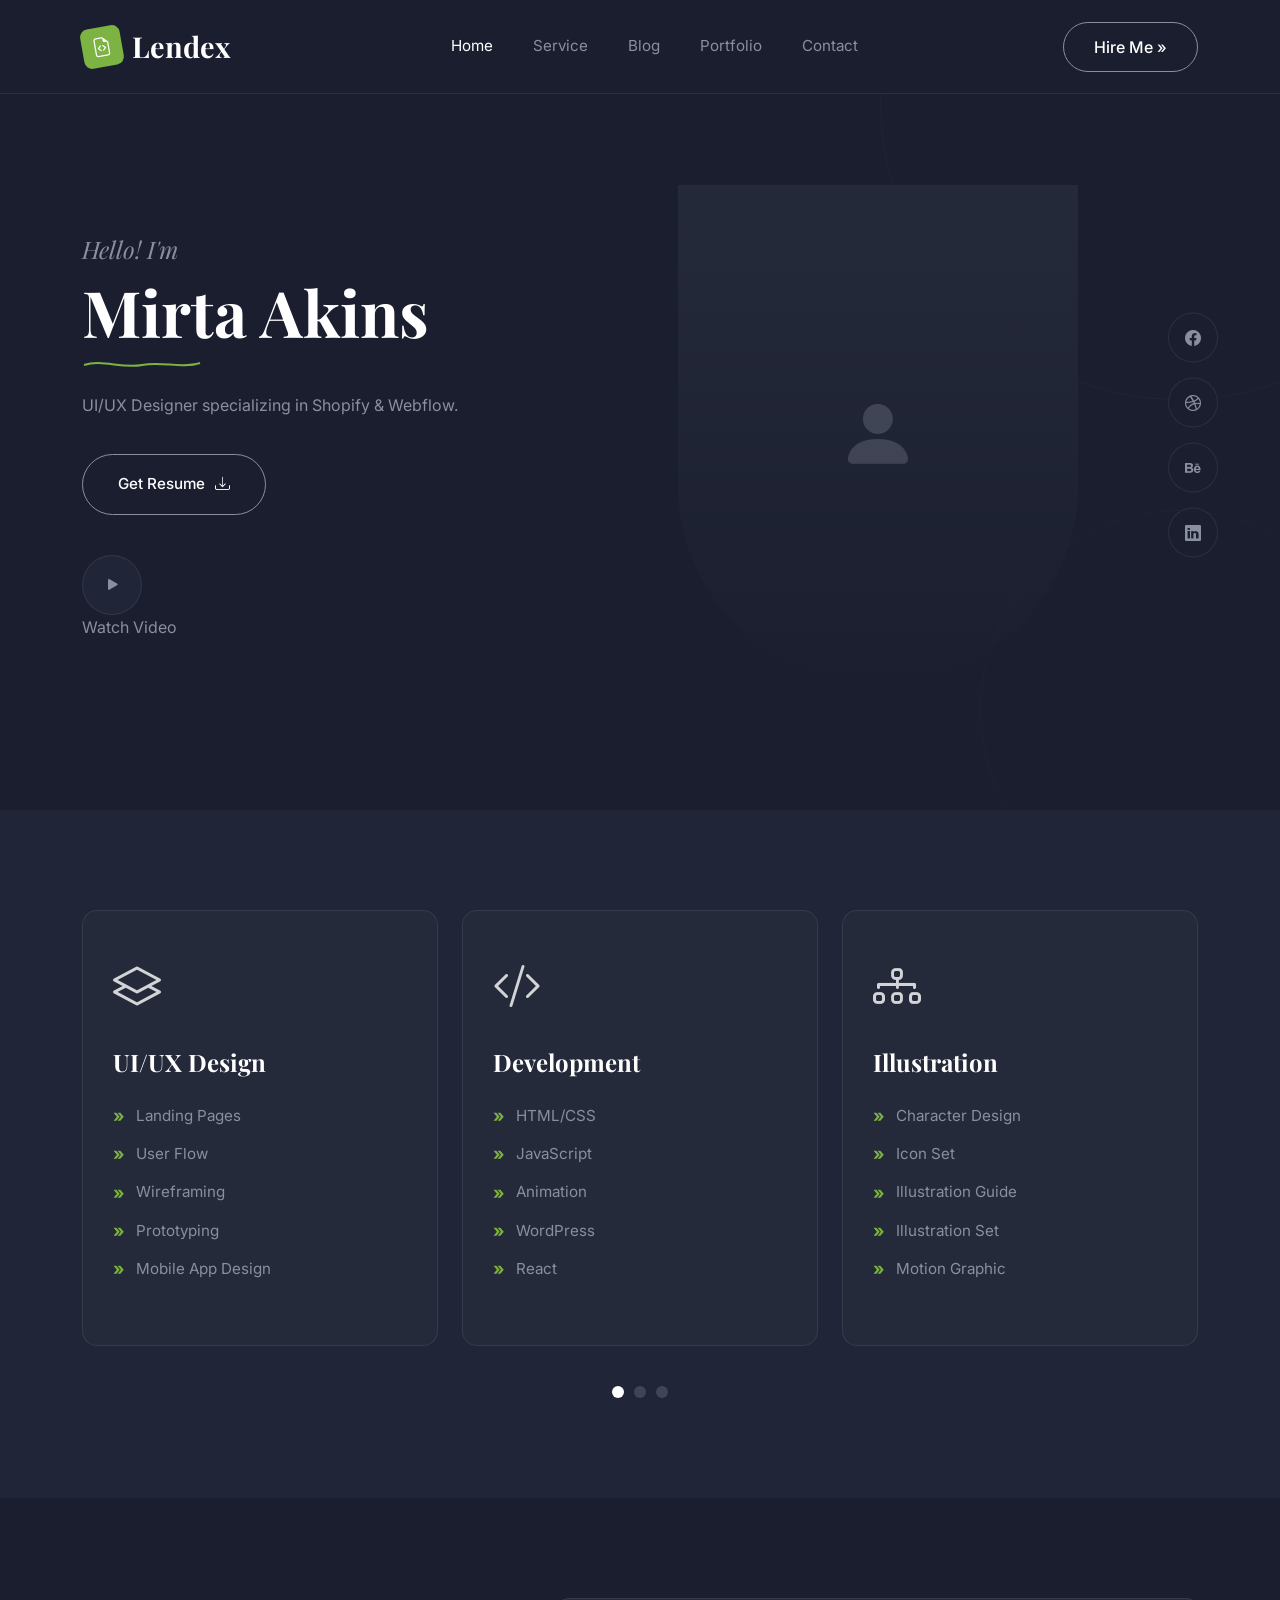
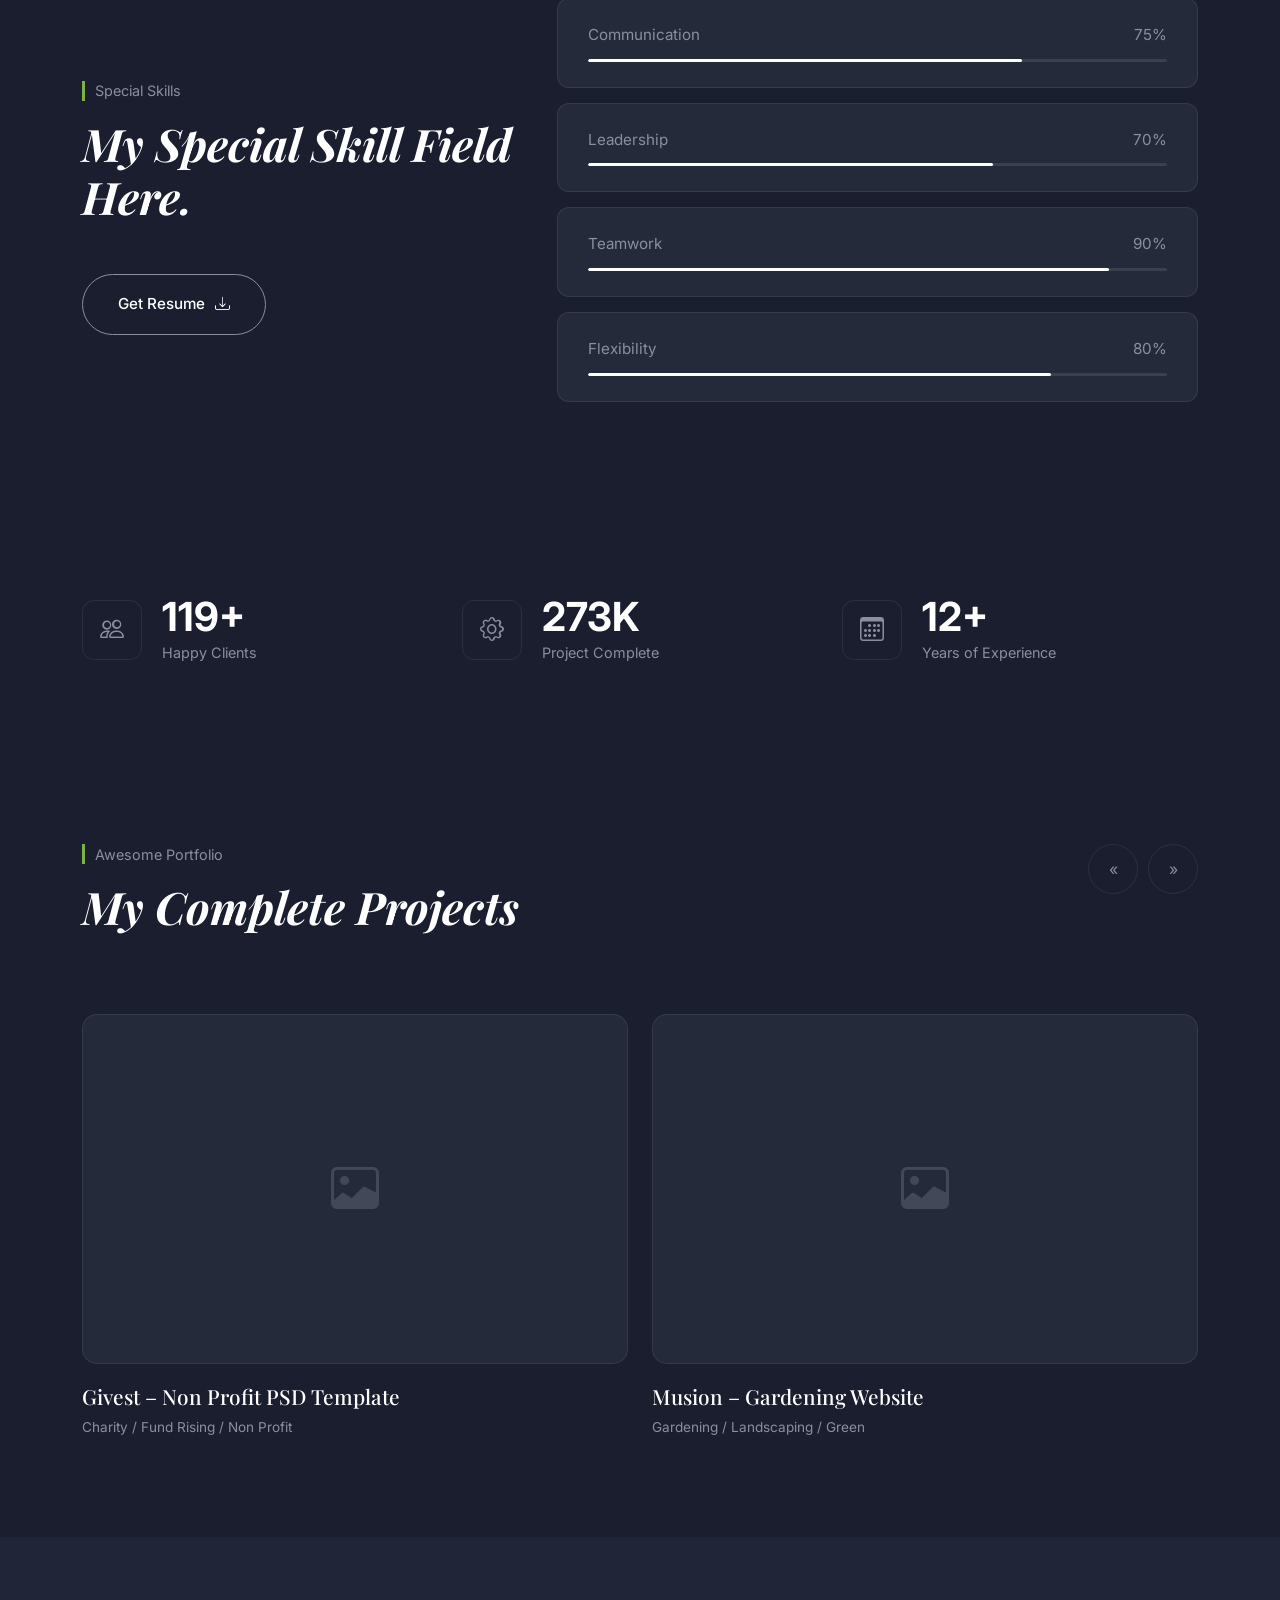
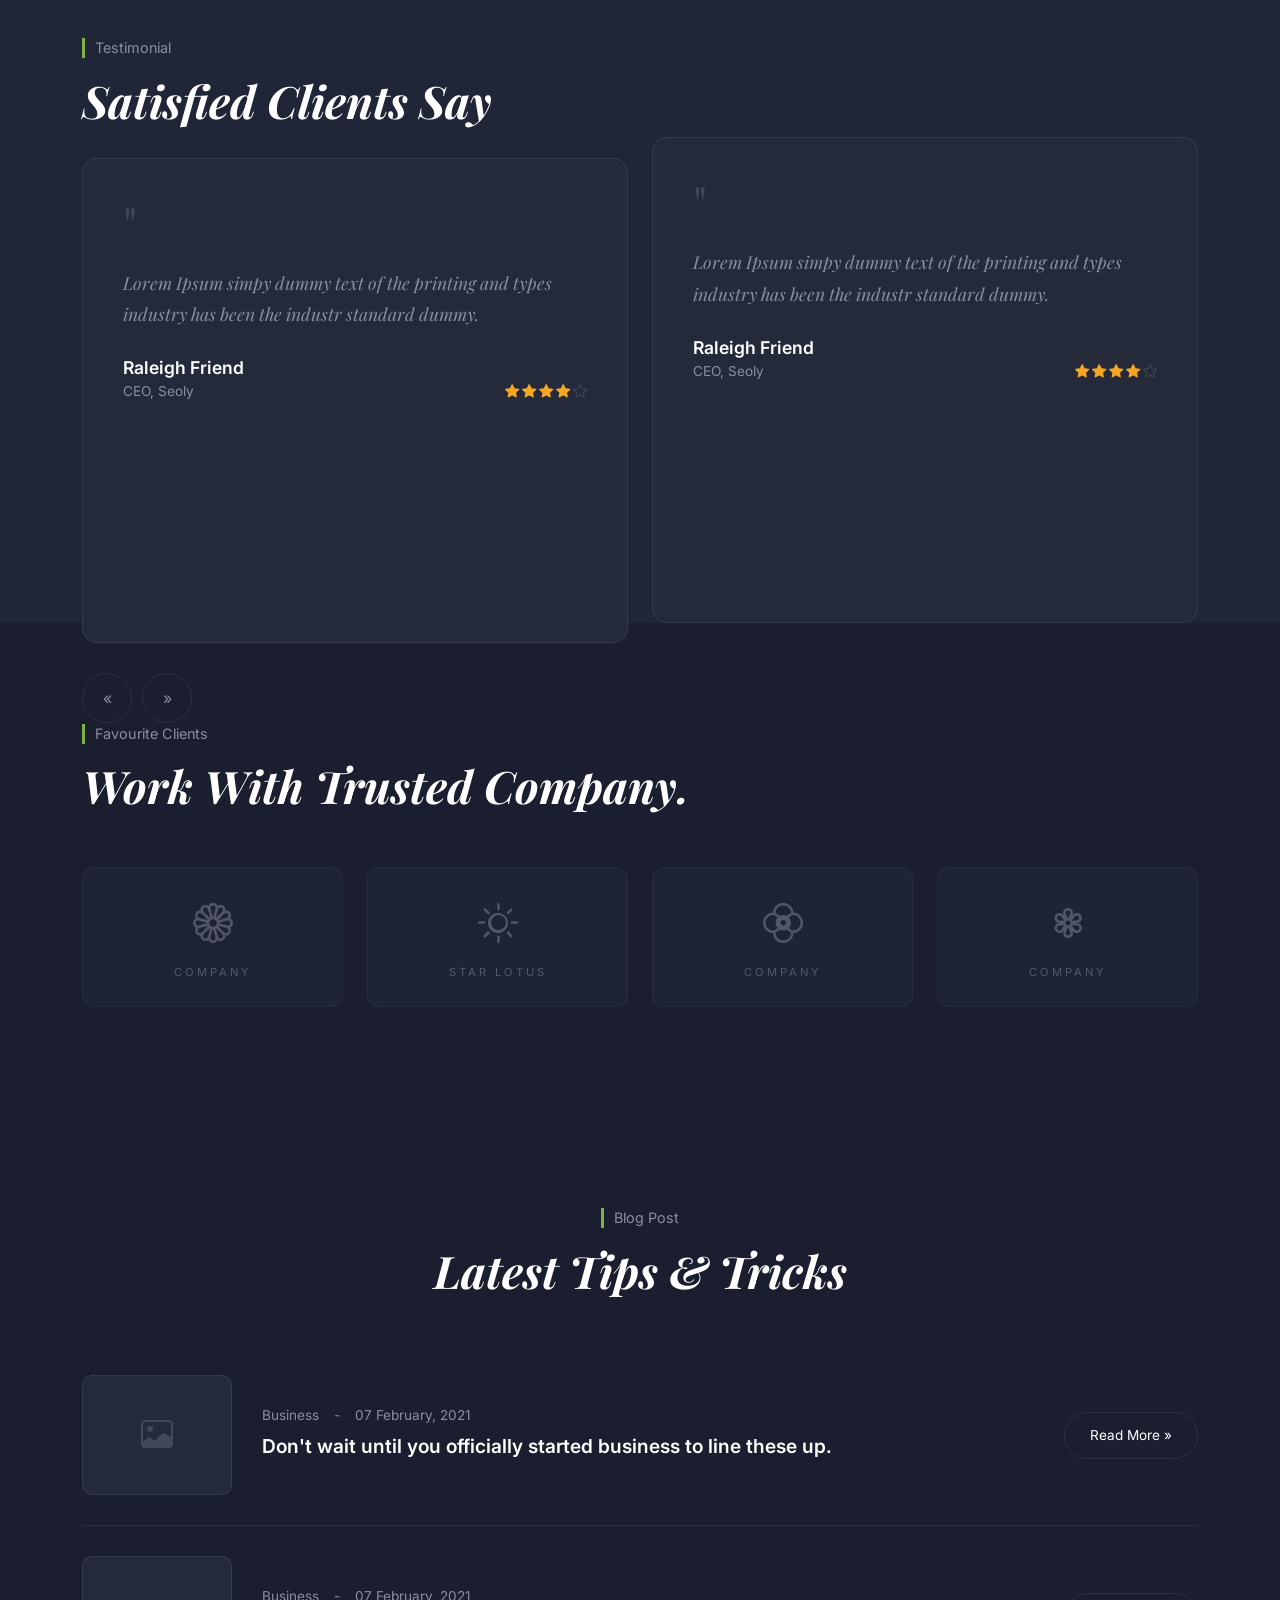
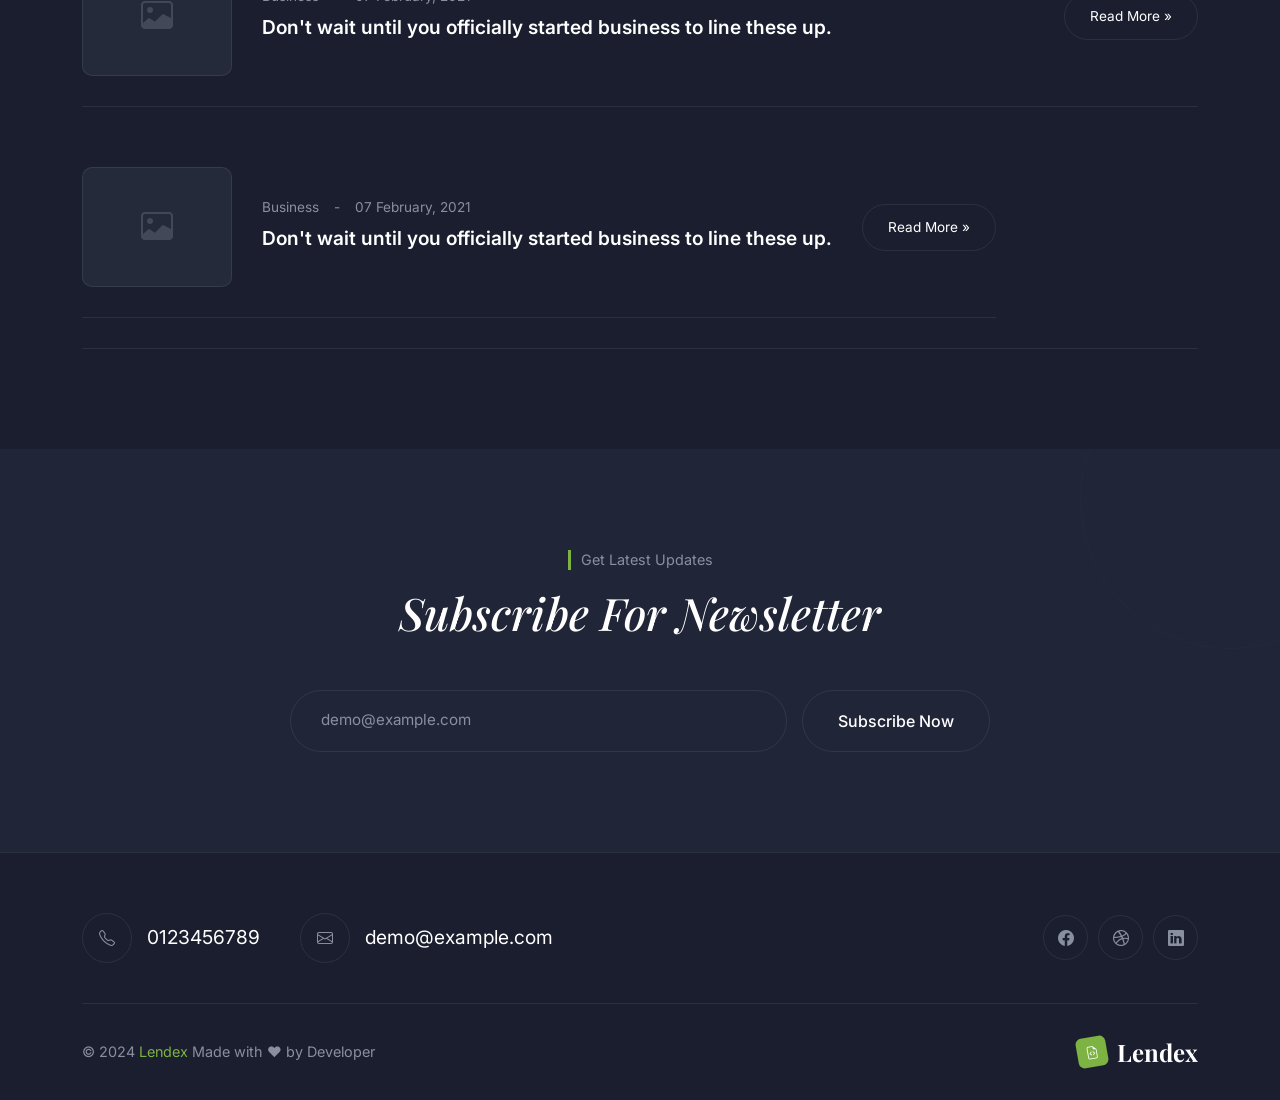
<file: Portifolio/index.html>
<!DOCTYPE html>
<html lang="pt-BR">
<head>
    <meta charset="UTF-8">
    <meta name="viewport" content="width=device-width, initial-scale=1.0">
    <title>Lendex - Portfólio Pessoal</title>
    <link href="https://cdn.jsdelivr.net/npm/bootstrap@5.3.2/dist/css/bootstrap.min.css" rel="stylesheet">
    <link href="https://cdn.jsdelivr.net/npm/bootstrap-icons@1.11.3/font/bootstrap-icons.min.css" rel="stylesheet">
    <link href="https://fonts.googleapis.com/css2?family=Playfair+Display:ital,wght@0,400;0,700;1,400;1,700&family=Inter:wght@300;400;500;600;700&display=swap" rel="stylesheet">
    <style>
        :root {
            --bg-primary: #1a1e2e;
            --bg-secondary: #212538;
            --bg-card: #252a3a;
            --text-primary: #ffffff;
            --text-secondary: #8a8fa0;
            --accent-green: #7cb342;
            --border-color: rgba(255,255,255,0.08);
        }
        * { margin:0; padding:0; box-sizing:border-box; }
        body { font-family:'Inter',sans-serif; background:var(--bg-primary); color:var(--text-primary); overflow-x:hidden; }
        h1,h2,h3,h4,h5 { font-family:'Playfair Display',serif; }

        /* NAVBAR */
        .navbar { background:var(--bg-primary); padding:20px 0; border-bottom:1px solid var(--border-color); transition:all .3s; }
        .navbar.scrolled { padding:12px 0; box-shadow:0 4px 20px rgba(0,0,0,.3); }
        .navbar-brand { font-family:'Playfair Display',serif; font-size:1.8rem; font-weight:700; color:var(--text-primary)!important; display:flex; align-items:center; gap:10px; }
        .brand-icon { width:40px; height:40px; background:var(--accent-green); border-radius:8px; display:flex; align-items:center; justify-content:center; transform:rotate(-10deg); }
        .navbar-nav .nav-link { color:var(--text-secondary)!important; font-size:.95rem; padding:8px 20px!important; transition:color .3s; }
        .navbar-nav .nav-link:hover,.navbar-nav .nav-link.active { color:var(--text-primary)!important; }
        .btn-hire { border:1px solid var(--text-secondary); color:var(--text-primary)!important; border-radius:50px; padding:12px 30px!important; font-weight:500; transition:all .3s; }
        .btn-hire:hover { background:var(--accent-green); border-color:var(--accent-green); }
        .navbar-toggler { border-color:var(--border-color); }
        .navbar-toggler-icon { background-image:url("data:image/svg+xml,%3csvg xmlns='http://www.w3.org/2000/svg' viewBox='0 0 30 30'%3e%3cpath stroke='rgba(255,255,255,.55)' stroke-linecap='round' stroke-miterlimit='10' stroke-width='2' d='M4 7h22M4 15h22M4 23h22'/%3e%3c/svg%3e"); }

        /* HERO */
        .hero-section { padding:120px 0 60px; position:relative; overflow:hidden; min-height:90vh; display:flex; align-items:center; }
        .hero-section::before { content:''; position:absolute; top:-200px; right:-200px; width:600px; height:600px; border:1px solid var(--border-color); border-radius:50%; opacity:.3; }
        .hero-section::after { content:''; position:absolute; bottom:-100px; right:-100px; width:400px; height:400px; border:1px solid var(--border-color); border-radius:50%; opacity:.2; }
        .hero-greeting { font-family:'Playfair Display',serif; font-size:1.5rem; font-style:italic; color:var(--text-secondary); margin-bottom:10px; }
        .hero-name { font-size:4rem; font-weight:700; line-height:1.1; margin-bottom:20px; }
        .hero-name::after { content:''; display:block; width:120px; height:15px; background:url("data:image/svg+xml,%3Csvg width='120' height='15' viewBox='0 0 120 15' fill='none' xmlns='http://www.w3.org/2000/svg'%3E%3Cpath d='M2 8C20 2 40 12 60 8C80 4 100 12 118 6' stroke='%237cb342' stroke-width='2' fill='none'/%3E%3C/svg%3E") no-repeat; margin-top:10px; }
        .hero-description { color:var(--text-secondary); font-size:1rem; line-height:1.7; margin-bottom:35px; max-width:400px; }
        .btn-resume { border:1px solid var(--text-secondary); color:var(--text-primary); border-radius:50px; padding:18px 35px; font-weight:500; font-size:.95rem; text-decoration:none; display:inline-flex; align-items:center; gap:10px; transition:all .3s; }
        .btn-resume:hover { background:var(--accent-green); border-color:var(--accent-green); color:#fff; }
        .hero-placeholder { width:100%; max-width:400px; height:500px; background:linear-gradient(180deg,var(--bg-card),var(--bg-primary)); border-radius:0 0 200px 200px; margin:0 auto; display:flex; align-items:center; justify-content:center; position:relative; z-index:2; }
        .hero-placeholder i { font-size:5rem; color:var(--text-secondary); opacity:.3; }
        .social-links { position:absolute; right:-20px; top:50%; transform:translateY(-50%); z-index:3; display:flex; flex-direction:column; gap:15px; }
        .social-links a { width:50px; height:50px; border:1px solid var(--border-color); border-radius:50%; display:flex; align-items:center; justify-content:center; color:var(--text-secondary); text-decoration:none; transition:all .3s; background:var(--bg-primary); }
        .social-links a:hover { border-color:var(--accent-green); color:var(--accent-green); }
        .watch-video { display:inline-flex; align-items:center; gap:15px; color:var(--text-secondary); text-decoration:none; margin-top:40px; transition:color .3s; }
        .watch-video:hover { color:var(--text-primary); }
        .watch-video .play-btn { width:60px; height:60px; border:1px solid var(--border-color); border-radius:50%; display:flex; align-items:center; justify-content:center; font-size:1.2rem; background:var(--bg-secondary); }
        .hero-image-wrapper { position:relative; text-align:center; }

        /* SERVICES */
        .services-section { padding:100px 0; background:var(--bg-secondary); }
        .service-card { background:var(--bg-card); border-radius:15px; padding:40px 30px; height:100%; border:1px solid var(--border-color); transition:all .4s; }
        .service-card:hover { transform:translateY(-5px); border-color:var(--accent-green); }
        .service-card .icon { font-size:3rem; margin-bottom:25px; color:var(--text-primary); opacity:.8; }
        .service-card h3 { font-size:1.5rem; font-weight:700; margin-bottom:20px; }
        .service-card ul { list-style:none; padding:0; }
        .service-card ul li { color:var(--text-secondary); padding:6px 0; display:flex; align-items:center; gap:12px; font-size:.95rem; }
        .service-card ul li::before { content:'»'; color:var(--accent-green); font-weight:bold; font-size:1.1rem; }
        .section-dots { display:flex; justify-content:center; gap:10px; margin-top:40px; }
        .section-dots .dot { width:12px; height:12px; border-radius:50%; background:var(--text-secondary); opacity:.3; cursor:pointer; transition:all .3s; }
        .section-dots .dot.active { background:var(--text-primary); opacity:1; }

        /* SECTION COMMON */
        .section-label { font-family:'Inter',sans-serif; font-size:.9rem; color:var(--text-secondary); display:flex; align-items:center; gap:10px; margin-bottom:15px; }
        .section-label::before { content:''; width:3px; height:20px; background:var(--accent-green); display:inline-block; }
        .section-title { font-size:2.8rem; font-weight:700; font-style:italic; line-height:1.2; margin-bottom:30px; }

        /* SKILLS */
        .skills-section { padding:100px 0; background:var(--bg-primary); }
        .skill-item { background:var(--bg-card); border-radius:12px; padding:25px 30px; margin-bottom:15px; border:1px solid var(--border-color); }
        .skill-header { display:flex; justify-content:space-between; margin-bottom:12px; }
        .skill-name,.skill-percent { color:var(--text-secondary); font-size:.95rem; }
        .skill-bar { height:3px; background:rgba(255,255,255,.1); border-radius:3px; overflow:hidden; }
        .skill-bar .fill { height:100%; background:var(--text-primary); border-radius:3px; transition:width 1.5s ease; width:0; }
        .skill-bar .fill.animated { width:var(--w); }

        /* STATS */
        .stats-section { padding:80px 0; background:var(--bg-primary); }
        .stat-item { display:flex; align-items:center; gap:20px; }
        .stat-icon { width:60px; height:60px; border:1px solid var(--border-color); border-radius:12px; display:flex; align-items:center; justify-content:center; font-size:1.5rem; color:var(--text-secondary); flex-shrink:0; }
        .stat-number { font-family:'Inter',sans-serif; font-size:2.5rem; font-weight:700; line-height:1; }
        .stat-label { color:var(--text-secondary); font-size:.9rem; margin-top:5px; }

        /* PORTFOLIO */
        .portfolio-section { padding:100px 0; background:var(--bg-primary); }
        .portfolio-header { display:flex; justify-content:space-between; align-items:flex-start; margin-bottom:50px; }
        .portfolio-nav { display:flex; gap:10px; }
        .portfolio-nav .nav-btn { width:50px; height:50px; border:1px solid var(--border-color); border-radius:50%; background:transparent; color:var(--text-secondary); font-size:1rem; cursor:pointer; transition:all .3s; }
        .portfolio-nav .nav-btn:hover { border-color:var(--accent-green); color:var(--accent-green); }
        .portfolio-placeholder { width:100%; height:350px; background:var(--bg-card); border-radius:15px; border:1px solid var(--border-color); display:flex; align-items:center; justify-content:center; flex-direction:column; gap:15px; transition:all .4s; }
        .portfolio-placeholder:hover { border-color:var(--accent-green); transform:translateY(-5px); }
        .portfolio-placeholder i { font-size:3rem; color:var(--text-secondary); opacity:.3; }
        .portfolio-info { margin-top:20px; }
        .portfolio-info h4 { font-size:1.3rem; margin-bottom:8px; }
        .portfolio-info .tags { color:var(--text-secondary); font-size:.85rem; }

        /* TESTIMONIALS */
        .testimonials-section { padding:100px 0; background:var(--bg-secondary); }
        .testimonial-card { background:var(--bg-card); border-radius:15px; padding:40px; border:1px solid var(--border-color); height:100%; }
        .testimonial-card .quote-icon { font-size:3rem; color:var(--text-secondary); opacity:.3; font-family:'Playfair Display',serif; line-height:1; margin-bottom:20px; }
        .testimonial-card p { font-family:'Playfair Display',serif; font-style:italic; font-size:1.1rem; line-height:1.8; color:var(--text-secondary); margin-bottom:25px; }
        .testimonial-card .author { font-weight:600; color:var(--text-primary); font-size:1.1rem; }
        .testimonial-card .role { color:var(--text-secondary); font-size:.85rem; }
        .stars { display:flex; gap:3px; margin-top:10px; }
        .stars i { color:#f5a623; font-size:.9rem; }
        .stars i.empty { color:var(--text-secondary); opacity:.3; }
        .testimonial-nav { display:flex; gap:10px; margin-top:30px; }
        .testimonial-nav .nav-btn { width:50px; height:50px; border:1px solid var(--border-color); border-radius:50%; background:transparent; color:var(--text-secondary); cursor:pointer; transition:all .3s; }
        .testimonial-nav .nav-btn:hover { border-color:var(--accent-green); color:var(--accent-green); }

        /* CLIENTS */
        .clients-section { padding:100px 0; background:var(--bg-primary); }
        .client-logo { background:var(--bg-card); border:1px solid var(--border-color); border-radius:12px; padding:30px; display:flex; align-items:center; justify-content:center; flex-direction:column; gap:10px; height:140px; transition:all .3s; opacity:.5; }
        .client-logo:hover { opacity:1; border-color:var(--accent-green); }
        .client-logo i { font-size:2.5rem; color:var(--text-secondary); }
        .client-logo span { font-size:.7rem; color:var(--text-secondary); text-transform:uppercase; letter-spacing:3px; }

        /* BLOG */
        .blog-section { padding:100px 0; background:var(--bg-primary); }
        .blog-card { display:flex; align-items:center; gap:30px; padding:30px 0; border-bottom:1px solid var(--border-color); transition:all .3s; }
        .blog-card:hover { padding-left:10px; }
        .blog-image-placeholder { width:150px; height:120px; background:var(--bg-card); border-radius:10px; border:1px solid var(--border-color); display:flex; align-items:center; justify-content:center; flex-shrink:0; }
        .blog-image-placeholder i { font-size:2rem; color:var(--text-secondary); opacity:.3; }
        .blog-content { flex:1; }
        .blog-meta { display:flex; gap:15px; margin-bottom:10px; font-size:.85rem; color:var(--text-secondary); }
        .blog-content h4 { font-size:1.2rem; font-weight:600; font-family:'Inter',sans-serif; }
        .btn-read-more { border:1px solid var(--border-color); color:var(--text-primary); border-radius:50px; padding:12px 25px; font-size:.85rem; text-decoration:none; display:inline-flex; align-items:center; gap:8px; transition:all .3s; white-space:nowrap; }
        .btn-read-more:hover { border-color:var(--accent-green); color:var(--accent-green); }

        /* NEWSLETTER */
        .newsletter-section { padding:100px 0; background:var(--bg-secondary); position:relative; overflow:hidden; }
        .newsletter-section::before { content:''; position:absolute; top:-100px; right:-100px; width:300px; height:300px; border:1px solid var(--border-color); border-radius:50%; opacity:.2; }
        .newsletter-title { text-align:center; font-size:2.8rem; font-style:italic; margin-bottom:50px; }
        .newsletter-form { display:flex; gap:15px; max-width:700px; margin:0 auto; }
        .newsletter-form input { flex:1; background:transparent; border:1px solid var(--border-color); border-radius:50px; padding:18px 30px; color:var(--text-primary); font-size:.95rem; }
        .newsletter-form input::placeholder { color:var(--text-secondary); }
        .newsletter-form input:focus { outline:none; border-color:var(--accent-green); }
        .btn-subscribe { background:transparent; border:1px solid var(--border-color); color:var(--text-primary); border-radius:50px; padding:18px 35px; font-weight:500; cursor:pointer; transition:all .3s; white-space:nowrap; }
        .btn-subscribe:hover { background:var(--accent-green); border-color:var(--accent-green); }

        /* FOOTER */
        .footer-section { padding:60px 0 30px; background:var(--bg-primary); border-top:1px solid var(--border-color); }
        .footer-contact { display:flex; align-items:center; gap:40px; flex-wrap:wrap; margin-bottom:40px; }
        .footer-contact-item { display:flex; align-items:center; gap:15px; }
        .footer-contact-item .icon { width:50px; height:50px; border:1px solid var(--border-color); border-radius:50%; display:flex; align-items:center; justify-content:center; color:var(--text-secondary); }
        .footer-contact-item span { font-size:1.2rem; }
        .footer-social { display:flex; gap:10px; margin-left:auto; }
        .footer-social a { width:45px; height:45px; border:1px solid var(--border-color); border-radius:50%; display:flex; align-items:center; justify-content:center; color:var(--text-secondary); text-decoration:none; transition:all .3s; }
        .footer-social a:hover { border-color:var(--accent-green); color:var(--accent-green); }
        .footer-bottom { padding-top:30px; border-top:1px solid var(--border-color); display:flex; justify-content:space-between; align-items:center; }
        .footer-bottom p { color:var(--text-secondary); font-size:.9rem; margin:0; }
        .footer-bottom p a { color:var(--accent-green); text-decoration:none; }
        .footer-brand { font-family:'Playfair Display',serif; font-size:1.5rem; font-weight:700; color:var(--text-primary); display:flex; align-items:center; gap:10px; text-decoration:none; }
        .brand-icon-sm { width:30px; height:30px; background:var(--accent-green); border-radius:6px; display:flex; align-items:center; justify-content:center; transform:rotate(-10deg); }

        /* SCROLL TOP */
        .scroll-top { position:fixed; bottom:30px; right:30px; width:50px; height:50px; border:1px solid var(--border-color); border-radius:50%; background:var(--bg-card); color:var(--text-primary); display:flex; align-items:center; justify-content:center; cursor:pointer; z-index:999; opacity:0; transition:all .3s; }
        .scroll-top.visible { opacity:1; }
        .scroll-top:hover { background:var(--accent-green); border-color:var(--accent-green); }

        /* ANIMATIONS */
        .fade-in { opacity:0; transform:translateY(30px); transition:all .8s ease; }
        .fade-in.visible { opacity:1; transform:translateY(0); }

        /* RESPONSIVE */
        @media(max-width:991px){
            .hero-name{font-size:3rem}
            .section-title{font-size:2.2rem}
            .social-links{position:relative;right:0;top:0;transform:none;flex-direction:row;justify-content:center;margin-top:30px}
            .portfolio-header{flex-direction:column;gap:20px}
            .footer-contact{justify-content:center}
            .footer-social{margin-left:0}
            .footer-bottom{flex-direction:column;gap:15px;text-align:center}
        }
        @media(max-width:767px){
            .hero-name{font-size:2.5rem}
            .section-title{font-size:1.8rem}
            .newsletter-form{flex-direction:column}
            .blog-card{flex-direction:column;align-items:flex-start;gap:15px}
            .stat-item{justify-content:center;margin-bottom:30px}
            .newsletter-title{font-size:2rem}
            .hero-placeholder{height:350px;max-width:280px}
        }
    </style>
</head>
<body>

<!-- NAVBAR -->
<nav class="navbar navbar-expand-lg fixed-top" id="mainNav">
    <div class="container">
        <a class="navbar-brand" href="#">
            <span class="brand-icon"><i class="bi bi-file-earmark-code" style="color:#fff;font-size:1.2rem"></i></span>
            Lendex
        </a>
        <button class="navbar-toggler" type="button" data-bs-toggle="collapse" data-bs-target="#navbarNav">
            <span class="navbar-toggler-icon"></span>
        </button>
        <div class="collapse navbar-collapse justify-content-center" id="navbarNav">
            <ul class="navbar-nav">
                <li class="nav-item"><a class="nav-link active" href="#home">Home</a></li>
                <li class="nav-item"><a class="nav-link" href="#services">Service</a></li>
                <li class="nav-item"><a class="nav-link" href="#blog">Blog</a></li>
                <li class="nav-item"><a class="nav-link" href="#portfolio">Portfolio</a></li>
                <li class="nav-item"><a class="nav-link" href="#contact">Contact</a></li>
            </ul>
        </div>
        <a href="#contact" class="btn-hire nav-link d-none d-lg-block">Hire Me »</a>
    </div>
</nav>

<!-- HERO -->
<section class="hero-section" id="home">
    <div class="container">
        <div class="row align-items-center">
            <div class="col-lg-5">
                <div class="fade-in">
                    <p class="hero-greeting">Hello! I'm</p>
                    <h1 class="hero-name">Mirta Akins</h1>
                    <p class="hero-description">UI/UX Designer specializing in Shopify & Webflow.</p>
                    <a href="#" class="btn-resume">Get Resume <i class="bi bi-download"></i></a>
                    <a href="#" class="watch-video d-block">
                        <span class="play-btn"><i class="bi bi-play-fill"></i></span>
                        Watch Video
                    </a>
                </div>
            </div>
            <div class="col-lg-7">
                <div class="hero-image-wrapper fade-in" style="transition-delay:.2s">
                    <div class="hero-placeholder"><i class="bi bi-person-fill"></i></div>
                    <div class="social-links">
                        <a href="#"><i class="bi bi-facebook"></i></a>
                        <a href="#"><i class="bi bi-dribbble"></i></a>
                        <a href="#"><i class="bi bi-behance"></i></a>
                        <a href="#"><i class="bi bi-linkedin"></i></a>
                    </div>
                </div>
            </div>
        </div>
    </div>
</section>

<!-- SERVICES -->
<section class="services-section" id="services">
    <div class="container">
        <div class="row g-4">
            <div class="col-lg-4 col-md-6 fade-in">
                <div class="service-card">
                    <div class="icon"><i class="bi bi-layers"></i></div>
                    <h3>UI/UX Design</h3>
                    <ul>
                        <li>Landing Pages</li>
                        <li>User Flow</li>
                        <li>Wireframing</li>
                        <li>Prototyping</li>
                        <li>Mobile App Design</li>
                    </ul>
                </div>
            </div>
            <div class="col-lg-4 col-md-6 fade-in" style="transition-delay:.1s">
                <div class="service-card">
                    <div class="icon"><i class="bi bi-code-slash"></i></div>
                    <h3>Development</h3>
                    <ul>
                        <li>HTML/CSS</li>
                        <li>JavaScript</li>
                        <li>Animation</li>
                        <li>WordPress</li>
                        <li>React</li>
                    </ul>
                </div>
            </div>
            <div class="col-lg-4 col-md-6 fade-in" style="transition-delay:.2s">
                <div class="service-card">
                    <div class="icon"><i class="bi bi-diagram-3"></i></div>
                    <h3>Illustration</h3>
                    <ul>
                        <li>Character Design</li>
                        <li>Icon Set</li>
                        <li>Illustration Guide</li>
                        <li>Illustration Set</li>
                        <li>Motion Graphic</li>
                    </ul>
                </div>
            </div>
        </div>
        <div class="section-dots">
            <div class="dot active"></div>
            <div class="dot"></div>
            <div class="dot"></div>
        </div>
    </div>
</section>

<!-- SKILLS -->
<section class="skills-section" id="skills">
    <div class="container">
        <div class="row align-items-center">
            <div class="col-lg-5 fade-in">
                <div class="section-label">Special Skills</div>
                <h2 class="section-title">My Special Skill Field Here.</h2>
                <a href="#" class="btn-resume" style="margin-top:20px">Get Resume <i class="bi bi-download"></i></a>
            </div>
            <div class="col-lg-7 fade-in" style="transition-delay:.2s">
                <div class="skill-item">
                    <div class="skill-header">
                        <span class="skill-name">Communication</span>
                        <span class="skill-percent">75%</span>
                    </div>
                    <div class="skill-bar"><div class="fill" style="--w:75%"></div></div>
                </div>
                <div class="skill-item">
                    <div class="skill-header">
                        <span class="skill-name">Leadership</span>
                        <span class="skill-percent">70%</span>
                    </div>
                    <div class="skill-bar"><div class="fill" style="--w:70%"></div></div>
                </div>
                <div class="skill-item">
                    <div class="skill-header">
                        <span class="skill-name">Teamwork</span>
                        <span class="skill-percent">90%</span>
                    </div>
                    <div class="skill-bar"><div class="fill" style="--w:90%"></div></div>
                </div>
                <div class="skill-item">
                    <div class="skill-header">
                        <span class="skill-name">Flexibility</span>
                        <span class="skill-percent">80%</span>
                    </div>
                    <div class="skill-bar"><div class="fill" style="--w:80%"></div></div>
                </div>
            </div>
        </div>
    </div>
</section>

<!-- STATS -->
<section class="stats-section">
    <div class="container">
        <div class="row">
            <div class="col-md-4 fade-in">
                <div class="stat-item">
                    <div class="stat-icon"><i class="bi bi-people"></i></div>
                    <div>
                        <div class="stat-number" data-target="258">0</div>
                        <div class="stat-label">Happy Clients</div>
                    </div>
                </div>
            </div>
            <div class="col-md-4 fade-in" style="transition-delay:.1s">
                <div class="stat-item">
                    <div class="stat-icon"><i class="bi bi-gear"></i></div>
                    <div>
                        <div class="stat-number" data-target="590">0</div>
                        <div class="stat-label">Project Complete</div>
                    </div>
                </div>
            </div>
            <div class="col-md-4 fade-in" style="transition-delay:.2s">
                <div class="stat-item">
                    <div class="stat-icon"><i class="bi bi-calendar3"></i></div>
                    <div>
                        <div class="stat-number" data-target="28">0</div>
                        <div class="stat-label">Years of Experience</div>
                    </div>
                </div>
            </div>
        </div>
    </div>
</section>

<!-- PORTFOLIO -->
<section class="portfolio-section" id="portfolio">
    <div class="container">
        <div class="portfolio-header fade-in">
            <div>
                <div class="section-label">Awesome Portfolio</div>
                <h2 class="section-title">My Complete Projects</h2>
            </div>
            <div class="portfolio-nav">
                <button class="nav-btn">«</button>
                <button class="nav-btn">»</button>
            </div>
        </div>
        <div class="row g-4">
            <div class="col-lg-6 fade-in">
                <div class="portfolio-placeholder"><i class="bi bi-image"></i></div>
                <div class="portfolio-info">
                    <h4>Givest – Non Profit PSD Template</h4>
                    <div class="tags">Charity / Fund Rising / Non Profit</div>
                </div>
            </div>
            <div class="col-lg-6 fade-in" style="transition-delay:.1s">
                <div class="portfolio-placeholder"><i class="bi bi-image"></i></div>
                <div class="portfolio-info">
                    <h4>Musion – Gardening Website</h4>
                    <div class="tags">Gardening / Landscaping / Green</div>
                </div>
            </div>
        </div>
    </div>
</section>

<!-- TESTIMONIALS -->
<section class="testimonials-section" id="testimonials">
    <div class="container">
        <div class="row">
            <div class="col-lg-6 fade-in">
                <div class="section-label">Testimonial</div>
                <h2 class="section-title">Satisfied Clients Say</h2>
                <div class="testimonial-card mt-4">
                    <div class="quote-icon">"</div>
                    <p>Lorem Ipsum simpy dummy text of the printing and types industry has been the industr standard dummy.</p>
                    <div class="d-flex justify-content-between align-items-end">
                        <div>
                            <div class="author">Raleigh Friend</div>
                            <div class="role">CEO, Seoly</div>
                        </div>
                        <div class="stars">
                            <i class="bi bi-star-fill"></i>
                            <i class="bi bi-star-fill"></i>
                            <i class="bi bi-star-fill"></i>
                            <i class="bi bi-star-fill"></i>
                            <i class="bi bi-star empty"></i>
                        </div>
                    </div>
                </div>
                <div class="testimonial-nav">
                    <button class="nav-btn">«</button>
                    <button class="nav-btn">»</button>
                </div>
            </div>
            <div class="col-lg-6 fade-in" style="transition-delay:.2s">
                <div class="testimonial-card mt-4" style="margin-top:100px!important">
                    <div class="quote-icon">"</div>
                    <p>Lorem Ipsum simpy dummy text of the printing and types industry has been the industr standard dummy.</p>
                    <div class="d-flex justify-content-between align-items-end">
                        <div>
                            <div class="author">Raleigh Friend</div>
                            <div class="role">CEO, Seoly</div>
                        </div>
                        <div class="stars">
                            <i class="bi bi-star-fill"></i>
                            <i class="bi bi-star-fill"></i>
                            <i class="bi bi-star-fill"></i>
                            <i class="bi bi-star-fill"></i>
                            <i class="bi bi-star empty"></i>
                        </div>
                    </div>
                </div>
            </div>
        </div>
    </div>
</section>

<!-- CLIENTS -->
<section class="clients-section">
    <div class="container">
        <div class="fade-in">
            <div class="section-label">Favourite Clients</div>
            <h2 class="section-title">Work With Trusted Company.</h2>
        </div>
        <div class="row g-4 mt-3">
            <div class="col-lg-3 col-md-6 fade-in">
                <div class="client-logo">
                    <i class="bi bi-flower1"></i>
                    <span>Company</span>
                </div>
            </div>
            <div class="col-lg-3 col-md-6 fade-in" style="transition-delay:.1s">
                <div class="client-logo">
                    <i class="bi bi-brightness-high"></i>
                    <span>Star Lotus</span>
                </div>
            </div>
            <div class="col-lg-3 col-md-6 fade-in" style="transition-delay:.2s">
                <div class="client-logo">
                    <i class="bi bi-flower2"></i>
                    <span>Company</span>
                </div>
            </div>
            <div class="col-lg-3 col-md-6 fade-in" style="transition-delay:.3s">
                <div class="client-logo">
                    <i class="bi bi-flower3"></i>
                    <span>Company</span>
                </div>
            </div>
        </div>
    </div>
</section>

<!-- BLOG -->
<section class="blog-section" id="blog">
    <div class="container">
        <div class="text-center fade-in mb-5">
            <div class="section-label justify-content-center">Blog Post</div>
            <h2 class="section-title">Latest Tips & Tricks</h2>
        </div>
        <div class="fade-in">
            <div class="blog-card">
                <div class="blog-image-placeholder"><i class="bi bi-image"></i></div>
                <div class="blog-content">
                    <div class="blog-meta">
                        <span>Business</span>
                        <span>-</span>
                        <span>07 February, 2021</span>
                    </div>
                    <h4>Don't wait until you officially started business to line these up.</h4>
                </div>
                <a href="#" class="btn-read-more">Read More »</a>
            </div>
            <div class="blog-card">
                <div class="blog-image-placeholder"><i class="bi bi-image"></i></div>
                <div class="blog-content">
                    <div class="blog-meta">
                        <span>Business</span>
                        <span>-</span>
                        <span>07 February, 2021</span>
                    </div>
                    <h4>Don't wait until you officially started business to line these up.</h4>
                </div>
                <a href="#" class="btn-read-more">Read More »</a>
            </div>
            <div class="blog-card">
                <div class="blog-card">
                <div class="blog-image-placeholder"><i class="bi bi-image"></i></div>
                <div class="blog-content">
                    <div class="blog-meta">
                        <span>Business</span>
                        <span>-</span>
                        <span>07 February, 2021</span>
                    </div>
                    <h4>Don't wait until you officially started business to line these up.</h4>
                </div>
                <a href="#" class="btn-read-more">Read More »</a>
            </div>
        </div>
    </div>
</section>

<!-- NEWSLETTER -->
<section class="newsletter-section" id="contact">
    <div class="container">
        <div class="fade-in">
            <div class="section-label justify-content-center">Get Latest Updates</div>
            <h2 class="newsletter-title">Subscribe For Newsletter</h2>
            <form class="newsletter-form" onsubmit="return false;">
                <input type="email" placeholder="demo@example.com">
                <button class="btn-subscribe">Subscribe Now</button>
            </form>
        </div>
    </div>
</section>

<!-- FOOTER -->
<footer class="footer-section">
    <div class="container">
        <div class="footer-contact">
            <div class="footer-contact-item">
                <div class="icon"><i class="bi bi-telephone"></i></div>
                <span>0123456789</span>
            </div>
            <div class="footer-contact-item">
                <div class="icon"><i class="bi bi-envelope"></i></div>
                <span>demo@example.com</span>
            </div>
            <div class="footer-social">
                <a href="#"><i class="bi bi-facebook"></i></a>
                <a href="#"><i class="bi bi-dribbble"></i></a>
                <a href="#"><i class="bi bi-linkedin"></i></a>
            </div>
        </div>
        <div class="footer-bottom">
            <p>&copy; 2024 <a href="#">Lendex</a> Made with ❤ by Developer</p>
            <a href="#" class="footer-brand">
                <span class="brand-icon-sm"><i class="bi bi-file-earmark-code" style="color:#fff;font-size:.8rem"></i></span>
                Lendex
            </a>
        </div>
    </div>
</footer>

<!-- SCROLL TO TOP -->
<div class="scroll-top" id="scrollTop" onclick="window.scrollTo({top:0,behavior:'smooth'})">
    <i class="bi bi-chevron-up"></i>
</div>

<!-- Bootstrap JS -->
<script src="https://cdn.jsdelivr.net/npm/bootstrap@5.3.2/dist/js/bootstrap.bundle.min.js"></script>

<script>
    // ========== NAVBAR SCROLL ==========
    window.addEventListener('scroll', function() {
        const nav = document.getElementById('mainNav');
        const scrollBtn = document.getElementById('scrollTop');
        if (window.scrollY > 100) {
            nav.classList.add('scrolled');
            scrollBtn.classList.add('visible');
        } else {
            nav.classList.remove('scrolled');
            scrollBtn.classList.remove('visible');
        }
    });

    // ========== SMOOTH SCROLL NAV LINKS ==========
    document.querySelectorAll('a[href^="#"]').forEach(anchor => {
        anchor.addEventListener('click', function(e) {
            e.preventDefault();
            const target = document.querySelector(this.getAttribute('href'));
            if (target) {
                target.scrollIntoView({ behavior: 'smooth', block: 'start' });
            }
            // Close mobile menu
            const navCollapse = document.getElementById('navbarNav');
            if (navCollapse.classList.contains('show')) {
                new bootstrap.Collapse(navCollapse).hide();
            }
        });
    });

    // ========== ACTIVE NAV LINK ON SCROLL ==========
    window.addEventListener('scroll', function() {
        const sections = document.querySelectorAll('section[id]');
        const navLinks = document.querySelectorAll('.navbar-nav .nav-link');
        let current = '';
        sections.forEach(section => {
            const sectionTop = section.offsetTop - 150;
            if (window.scrollY >= sectionTop) {
                current = section.getAttribute('id');
            }
        });
        navLinks.forEach(link => {
            link.classList.remove('active');
            if (link.getAttribute('href') === '#' + current) {
                link.classList.add('active');
            }
        });
    });

    // ========== FADE IN ON SCROLL ==========
    const fadeObserver = new IntersectionObserver((entries) => {
        entries.forEach(entry => {
            if (entry.isIntersecting) {
                entry.target.classList.add('visible');
            }
        });
    }, { threshold: 0.1 });

    document.querySelectorAll('.fade-in').forEach(el => fadeObserver.observe(el));

    // ========== SKILL BARS ANIMATION ==========
    const skillObserver = new IntersectionObserver((entries) => {
        entries.forEach(entry => {
            if (entry.isIntersecting) {
                entry.target.querySelectorAll('.fill').forEach(bar => {
                    bar.classList.add('animated');
                });
            }
        });
    }, { threshold: 0.3 });

    document.querySelectorAll('.skills-section').forEach(el => skillObserver.observe(el));

    // ========== COUNTER ANIMATION ==========
    const counterObserver = new IntersectionObserver((entries) => {
        entries.forEach(entry => {
            if (entry.isIntersecting) {
                const counters = entry.target.querySelectorAll('.stat-number');
                counters.forEach(counter => {
                    const target = +counter.getAttribute('data-target');
                    const suffix = target === 590 ? 'K' : '+';
                    const duration = 2000;
                    const step = target / (duration / 16);
                    let current = 0;
                    const timer = setInterval(() => {
                        current += step;
                        if (current >= target) {
                            current = target;
                            clearInterval(timer);
                        }
                        counter.textContent = Math.floor(current) + suffix;
                    }, 16);
                });
                counterObserver.unobserve(entry.target);
            }
        });
    }, { threshold: 0.3 });

    document.querySelectorAll('.stats-section').forEach(el => counterObserver.observe(el));
</script>

</body>
</html>
</file>
